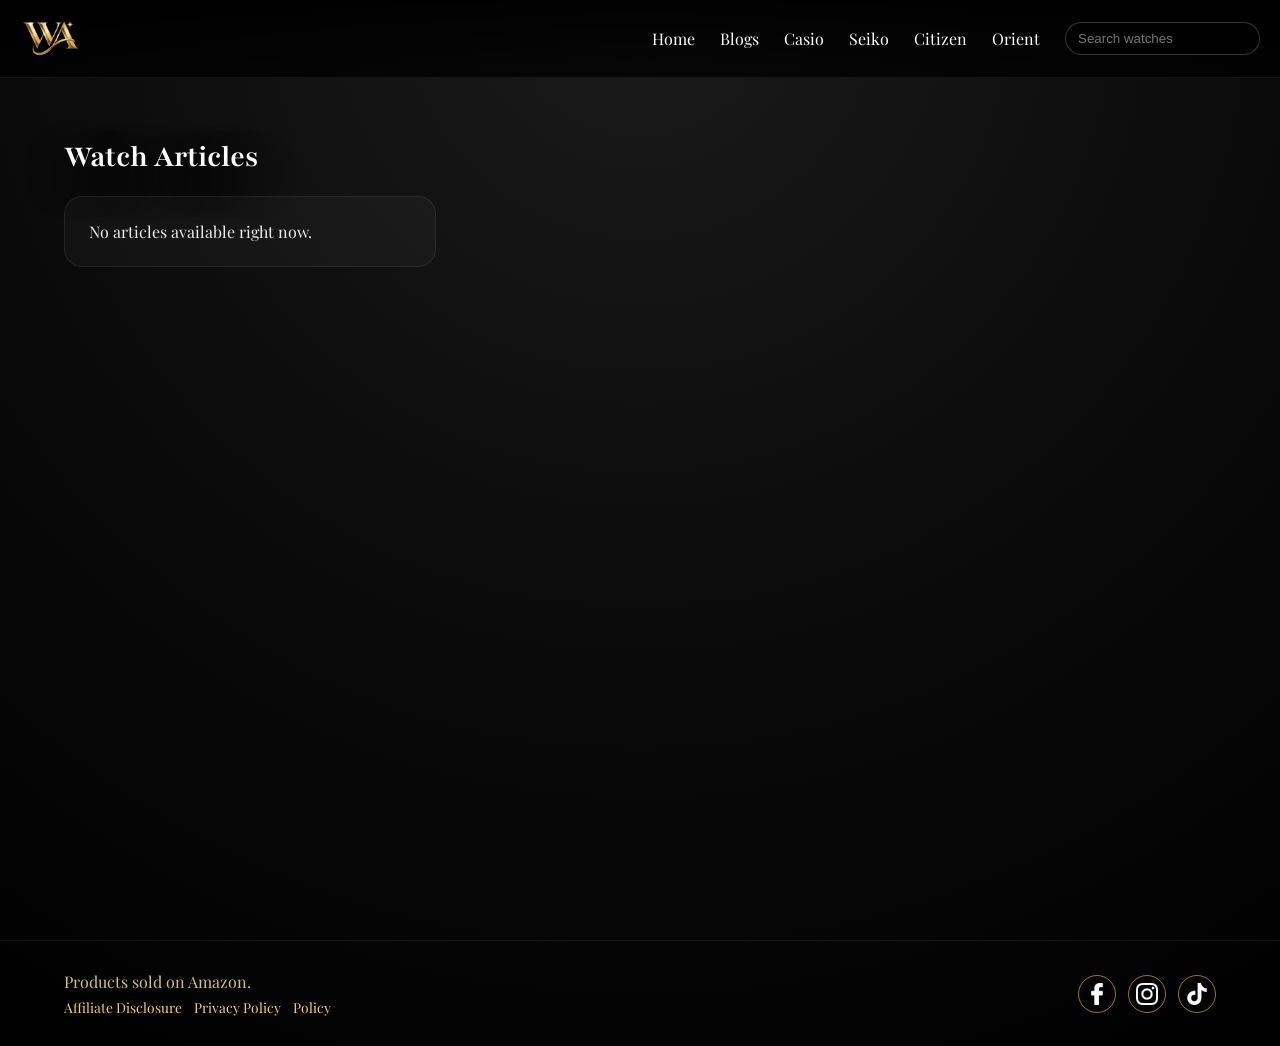
<file: blog.html>
﻿<!DOCTYPE html>
<html lang="en">
<head>
  <meta charset="UTF-8" />
  <meta name="viewport" content="width=device-width, initial-scale=1.0"/>
  <title>Watch Articles - Watch Atlas</title>
  <meta name="description" content="Read watch articles from top publications through the Watch Atlas blog feed and discover fresh watch news.">
  <meta name="robots" content="index,follow,max-image-preview:large">
  <link rel="canonical" href="https://watchatlas.github.io/blog.html">
  <meta property="og:type" content="website">
  <meta property="og:site_name" content="Watch Atlas">
  <meta property="og:title" content="Watch Articles - Watch Atlas">
  <meta property="og:description" content="Read watch articles from top publications through the Watch Atlas blog feed and discover fresh watch news.">
  <meta property="og:url" content="https://watchatlas.github.io/blog.html">
  <meta property="og:image" content="https://watchatlas.github.io/photos/icons/logo.png">
  <meta name="twitter:card" content="summary_large_image">
  <meta name="twitter:title" content="Watch Articles - Watch Atlas">
  <meta name="twitter:description" content="Read watch articles from top publications through the Watch Atlas blog feed and discover fresh watch news.">
  <meta name="twitter:image" content="https://watchatlas.github.io/photos/icons/logo.png">
  <link rel="stylesheet" href="style.css">
  <link rel="icon" type="image/png" href="photos/icons/navbar.png">
</head>
<body>
<header class="navbar">
  <div class="logo"><img src="photos/icons/navbar.png" alt="Watch Atlas"></div>

  <nav>
    <ul class="nav-links">
      <li><a href="index.html">Home</a></li>
      <li><a href="blog.html">Blogs</a></li>
      <li><a href="casio.html">Casio</a></li>
      <li><a href="seiko.html">Seiko</a></li>
      <li><a href="citizen.html">Citizen</a></li>
      <li><a href="orient.html">Orient</a></li>
      <li class="nav-search">
        <input id="search-input" type="search" placeholder="Search watches">
      </li>
    </ul>
  </nav>

  <div class="menu-toggle" id="menu-toggle">&#9776;</div>
</header>

<main class="blog-page">
  <h1 class="headerpagemid reveal-on-scroll" style="text-align:left;color:#fff;">Watch Articles</h1>
  <section class="blog-page-grid reveal-on-scroll" data-delay="80" id="blog-page-grid">
    <article class="blog-slide is-loading">
      <p>Loading watch articles...</p>
    </article>
  </section>
  <div class="blog-page-actions reveal-on-scroll" data-delay="120">
    <button id="load-more-blogs" class="blog-more-button" type="button">Load More</button>
  </div>
</main>

<footer class="site-footer">
  <div class="footer-meta">
    <p>Products sold on Amazon.</p>
    <div class="footer-legal">
      <a href="policy.html#affiliate-disclosure">Affiliate Disclosure</a>
      <a href="policy.html#privacy-policy">Privacy Policy</a>
      <a href="policy.html">Policy</a>
    </div>
  </div>
  <div class="footer-socials">
        <a href="https://www.facebook.com/share/1L7Hvgf6cm/?mibextid=LQQJ4d" target="_blank" rel="noopener" aria-label="Facebook"><img src="photos/icons/facebook.png" alt="Facebook"></a>
<a href="https://instagram.com/watch.at1as" target="_blank" rel="noopener" aria-label="Instagram"><img src="photos/icons/instagram-white-icon.png" alt="Instagram"></a>
    <a href="https://www.tiktok.com/@watch_atlas" target="_blank" rel="noopener" aria-label="TikTok"><img src="photos/icons/tiktok-simplified-white-icon.png" alt="TikTok"></a>
  </div>
</footer>

<script src="blog.js"></script>
</body>
</html>
</file>
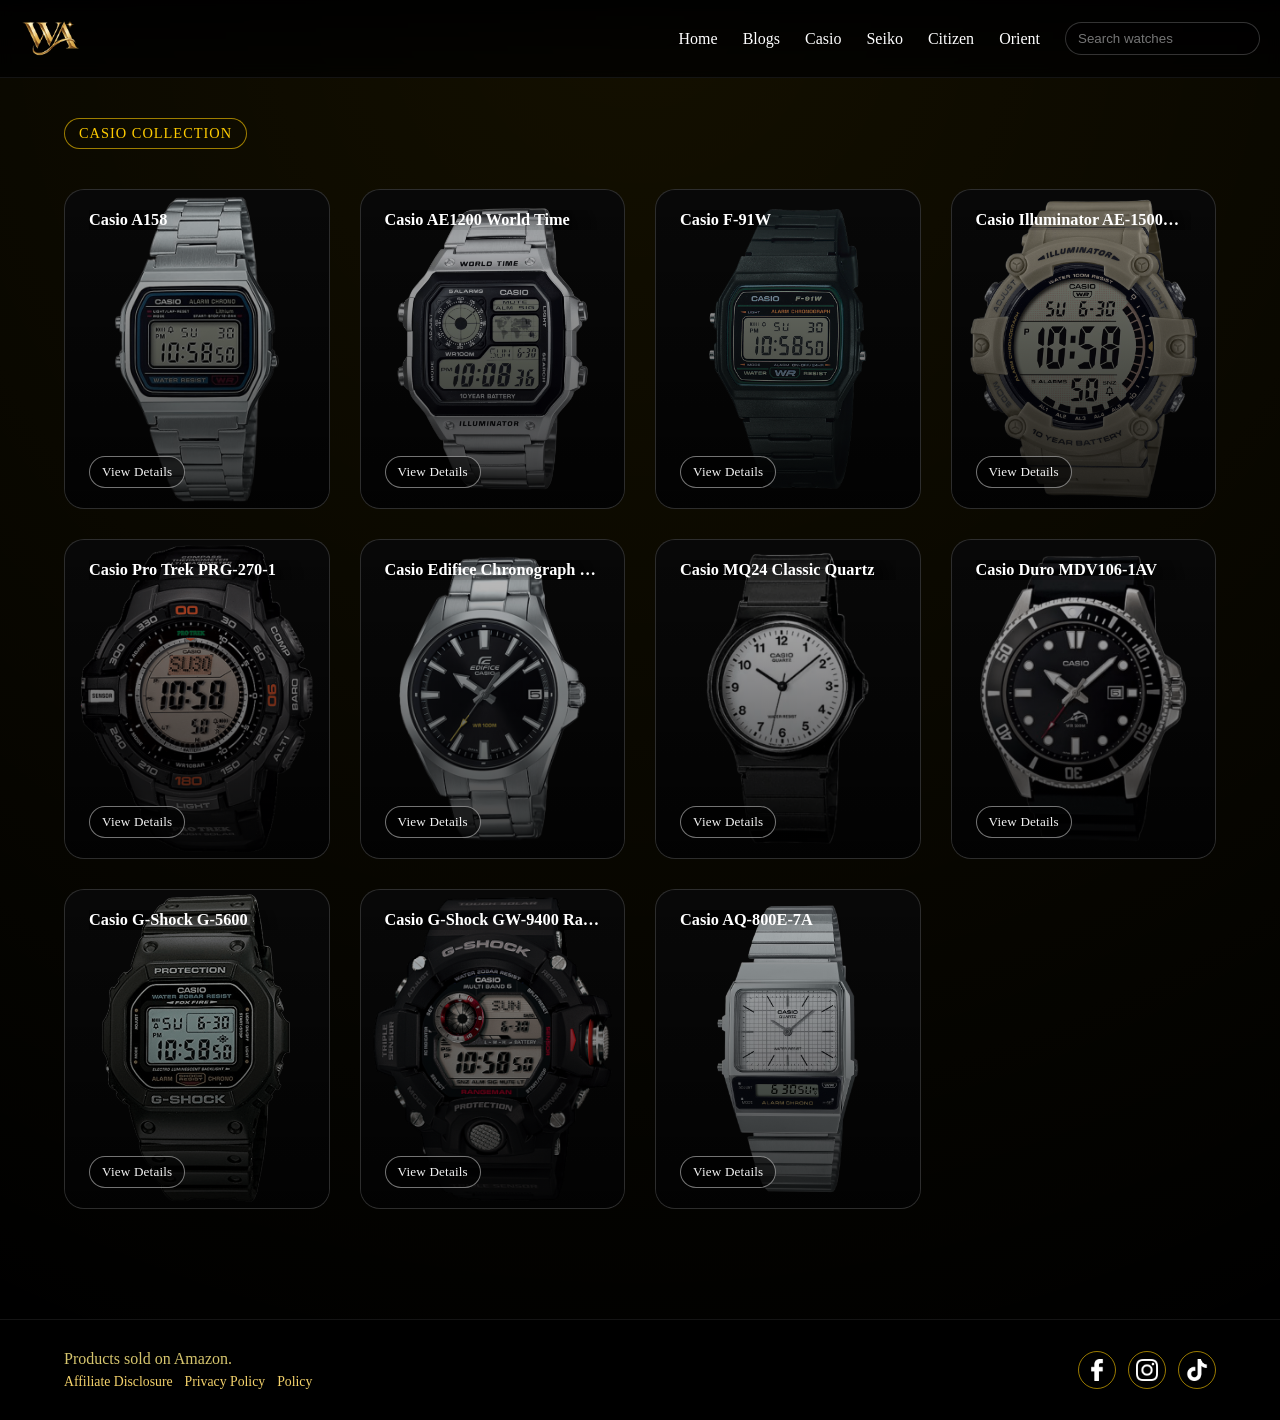
<file: casio.html>
﻿<!DOCTYPE html>
<html lang="en">
<head>
  <meta charset="UTF-8" />
  <meta name="viewport" content="width=device-width, initial-scale=1.0"/>
  <title>Casio Collection - Watch Atlas</title>
  <meta name="description" content="Browse the Watch Atlas Casio collection including digital classics, G-Shock models, and everyday quartz watches.">
  <meta name="robots" content="index,follow,max-image-preview:large">
  <link rel="canonical" href="https://watchatlas.github.io/casio.html">
  <meta property="og:type" content="website">
  <meta property="og:site_name" content="Watch Atlas">
  <meta property="og:title" content="Casio Collection - Watch Atlas">
  <meta property="og:description" content="Browse the Watch Atlas Casio collection including digital classics, G-Shock models, and everyday quartz watches.">
  <meta property="og:url" content="https://watchatlas.github.io/casio.html">
  <meta property="og:image" content="https://watchatlas.github.io/photos/icons/logo.png">
  <meta name="twitter:card" content="summary_large_image">
  <meta name="twitter:title" content="Casio Collection - Watch Atlas">
  <meta name="twitter:description" content="Browse the Watch Atlas Casio collection including digital classics, G-Shock models, and everyday quartz watches.">
  <meta name="twitter:image" content="https://watchatlas.github.io/photos/icons/logo.png">
  <link rel="stylesheet" href="styles.css">
  <link rel="icon" type="image/png" href="photos/icons/navbar.png">
</head>
<body>

  <!-- Navbar -->
  <nav class="navbar">
    <div class="logo"><img src="photos/icons/navbar.png" alt="Watch Atlas"></div>
    <ul class="nav-links">
      <li><a href="index.html">Home</a></li>
      <li><a href="blog.html">Blogs</a></li>
      <li><a href="casio.html">Casio</a></li>
      <li><a href="seiko.html">Seiko</a></li>
      <li><a href="citizen.html">Citizen</a></li>
      <li><a href="orient.html">Orient</a></li>
      <li class="nav-search">
        <input id="search-input" type="search" placeholder="Search watches">
      </li>
    </ul>
    <div class="menu-toggle" id="menu-toggle">&#9776;</div>
  </nav>

  <!-- Main Section -->
  <section class="watch-section">
    <div class="section-header">
      <span class="collection-tag">Casio Collection</span>
    </div>

    <!-- Container for cards -->
    <div class="cards" id="casio-cards">
      <!-- Cards will be injected by otherpage.js -->
    </div>
  </section>

  <!-- Include the universal JS -->
  <script src="otherpage.js"></script>
  <footer class="site-footer">
  <div class="footer-meta">
    <p>Products sold on Amazon.</p>
    <div class="footer-legal">
      <a href="policy.html#affiliate-disclosure">Affiliate Disclosure</a>
      <a href="policy.html#privacy-policy">Privacy Policy</a>
      <a href="policy.html">Policy</a>
    </div>
  </div>
  <div class="footer-socials">
        <a href="https://www.facebook.com/share/1L7Hvgf6cm/?mibextid=LQQJ4d" target="_blank" rel="noopener" aria-label="Facebook"><img src="photos/icons/facebook.png" alt="Facebook"></a>
<a href="https://instagram.com/watch.at1as" target="_blank" rel="noopener" aria-label="Instagram"><img src="photos/icons/instagram-white-icon.png" alt="Instagram"></a>
    <a href="https://www.tiktok.com/@watch_atlas" target="_blank" rel="noopener" aria-label="TikTok"><img src="photos/icons/tiktok-simplified-white-icon.png" alt="TikTok"></a>
  </div>
</footer>
</body>
</html>
</file>
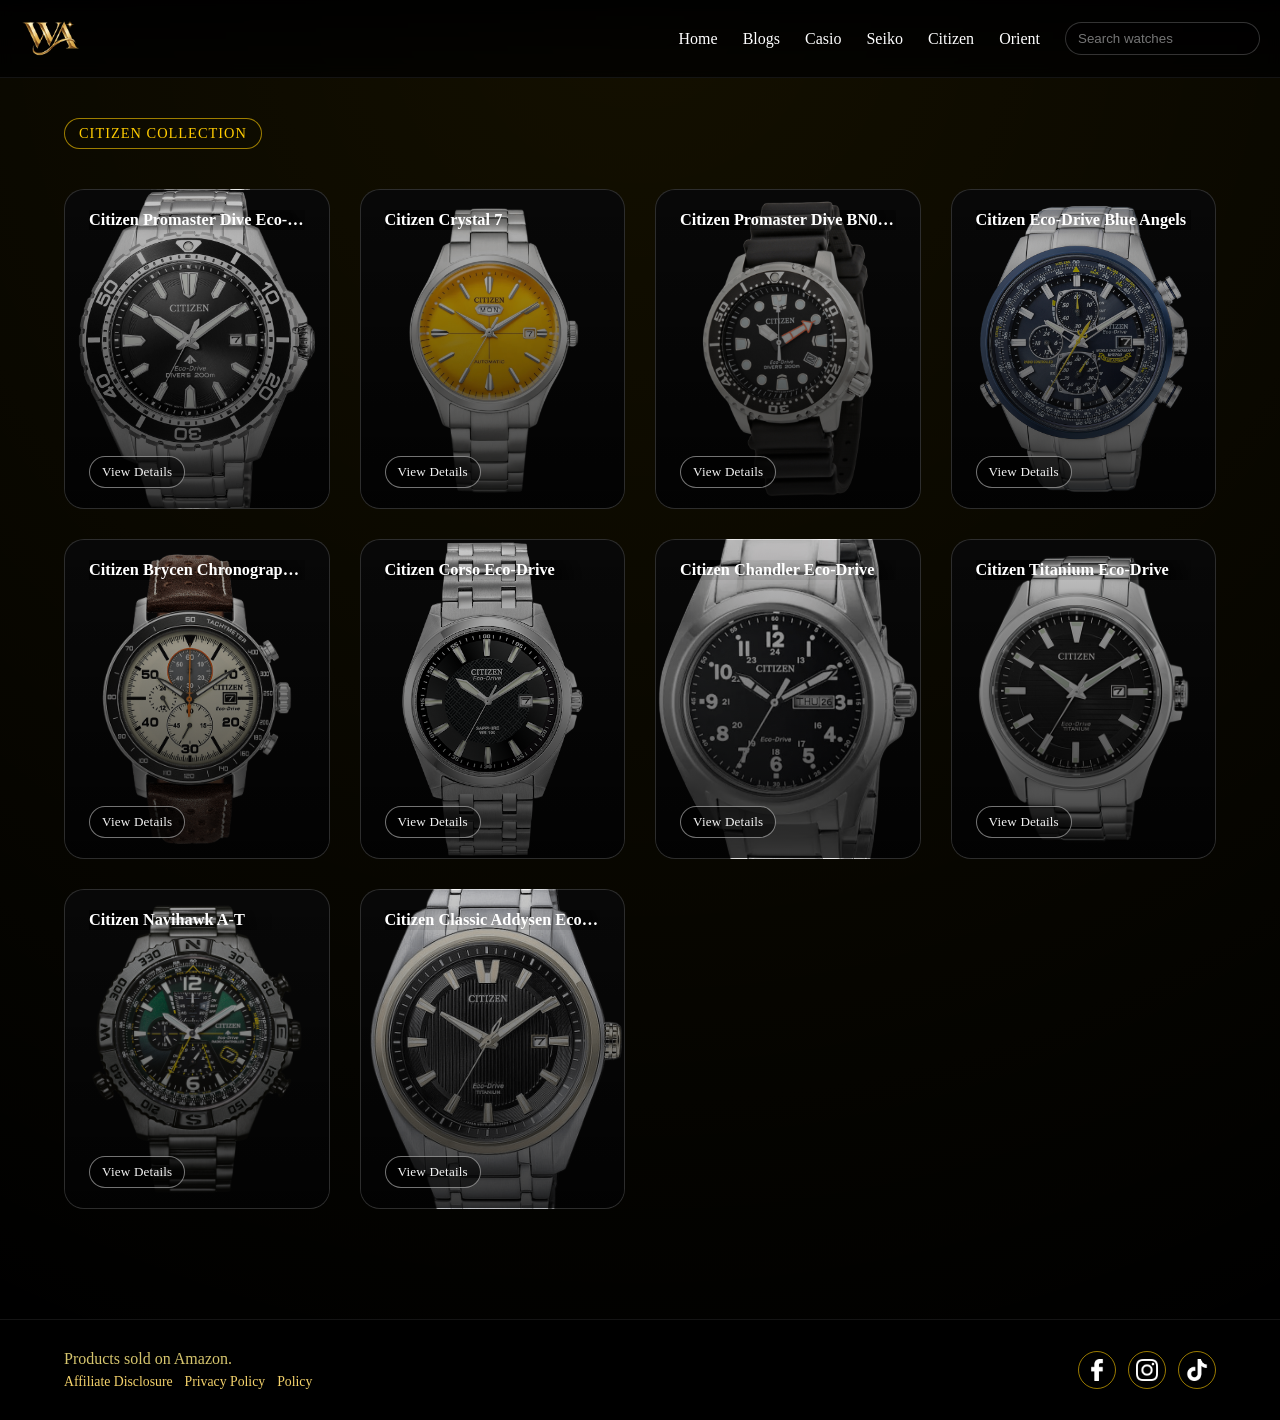
<file: citizen.html>
﻿<!DOCTYPE html>
<html lang="en">
<head>
  <meta charset="UTF-8" />
  <meta name="viewport" content="width=device-width, initial-scale=1.0"/>
  <title>Citizen Collection - Watch Atlas</title>
  <meta name="description" content="Explore Citizen watches on Watch Atlas including Eco-Drive, Promaster, and chronograph models.">
  <meta name="robots" content="index,follow,max-image-preview:large">
  <link rel="canonical" href="https://watchatlas.github.io/citizen.html">
  <meta property="og:type" content="website">
  <meta property="og:site_name" content="Watch Atlas">
  <meta property="og:title" content="Citizen Collection - Watch Atlas">
  <meta property="og:description" content="Explore Citizen watches on Watch Atlas including Eco-Drive, Promaster, and chronograph models.">
  <meta property="og:url" content="https://watchatlas.github.io/citizen.html">
  <meta property="og:image" content="https://watchatlas.github.io/photos/icons/logo.png">
  <meta name="twitter:card" content="summary_large_image">
  <meta name="twitter:title" content="Citizen Collection - Watch Atlas">
  <meta name="twitter:description" content="Explore Citizen watches on Watch Atlas including Eco-Drive, Promaster, and chronograph models.">
  <meta name="twitter:image" content="https://watchatlas.github.io/photos/icons/logo.png">
  <link rel="stylesheet" href="styles.css">
  <link rel="icon" type="image/png" href="photos/icons/navbar.png">
</head>
<body>

  <!-- Navbar -->
  <nav class="navbar">
    <div class="logo"><img src="photos/icons/navbar.png" alt="Watch Atlas"></div>
    <ul class="nav-links">
      <li><a href="index.html">Home</a></li>
      <li><a href="blog.html">Blogs</a></li>
      <li><a href="casio.html">Casio</a></li>
      <li><a href="seiko.html">Seiko</a></li>
      <li><a href="citizen.html">Citizen</a></li>
      <li><a href="orient.html">Orient</a></li>
      <li class="nav-search">
        <input id="search-input" type="search" placeholder="Search watches">
      </li>
    </ul>
    <div class="menu-toggle" id="menu-toggle">&#9776;</div>
  </nav>

  <!-- Main Section -->
  <section class="watch-section">
    <div class="section-header">
      <span class="collection-tag">Citizen Collection</span>
    </div>

    <!-- Container for cards -->
    <div class="cards" id="citizen-cards">
      <!-- Cards will be injected by otherpage.js -->
    </div>
  </section>

  <!-- Include the universal JS -->
  <script src="otherpage.js"></script>
  <footer class="site-footer">
  <div class="footer-meta">
    <p>Products sold on Amazon.</p>
    <div class="footer-legal">
      <a href="policy.html#affiliate-disclosure">Affiliate Disclosure</a>
      <a href="policy.html#privacy-policy">Privacy Policy</a>
      <a href="policy.html">Policy</a>
    </div>
  </div>
  <div class="footer-socials">
        <a href="https://www.facebook.com/share/1L7Hvgf6cm/?mibextid=LQQJ4d" target="_blank" rel="noopener" aria-label="Facebook"><img src="photos/icons/facebook.png" alt="Facebook"></a>
<a href="https://instagram.com/watch.at1as" target="_blank" rel="noopener" aria-label="Instagram"><img src="photos/icons/instagram-white-icon.png" alt="Instagram"></a>
    <a href="https://www.tiktok.com/@watch_atlas" target="_blank" rel="noopener" aria-label="TikTok"><img src="photos/icons/tiktok-simplified-white-icon.png" alt="TikTok"></a>
  </div>
</footer>
</body>
</html>
</file>
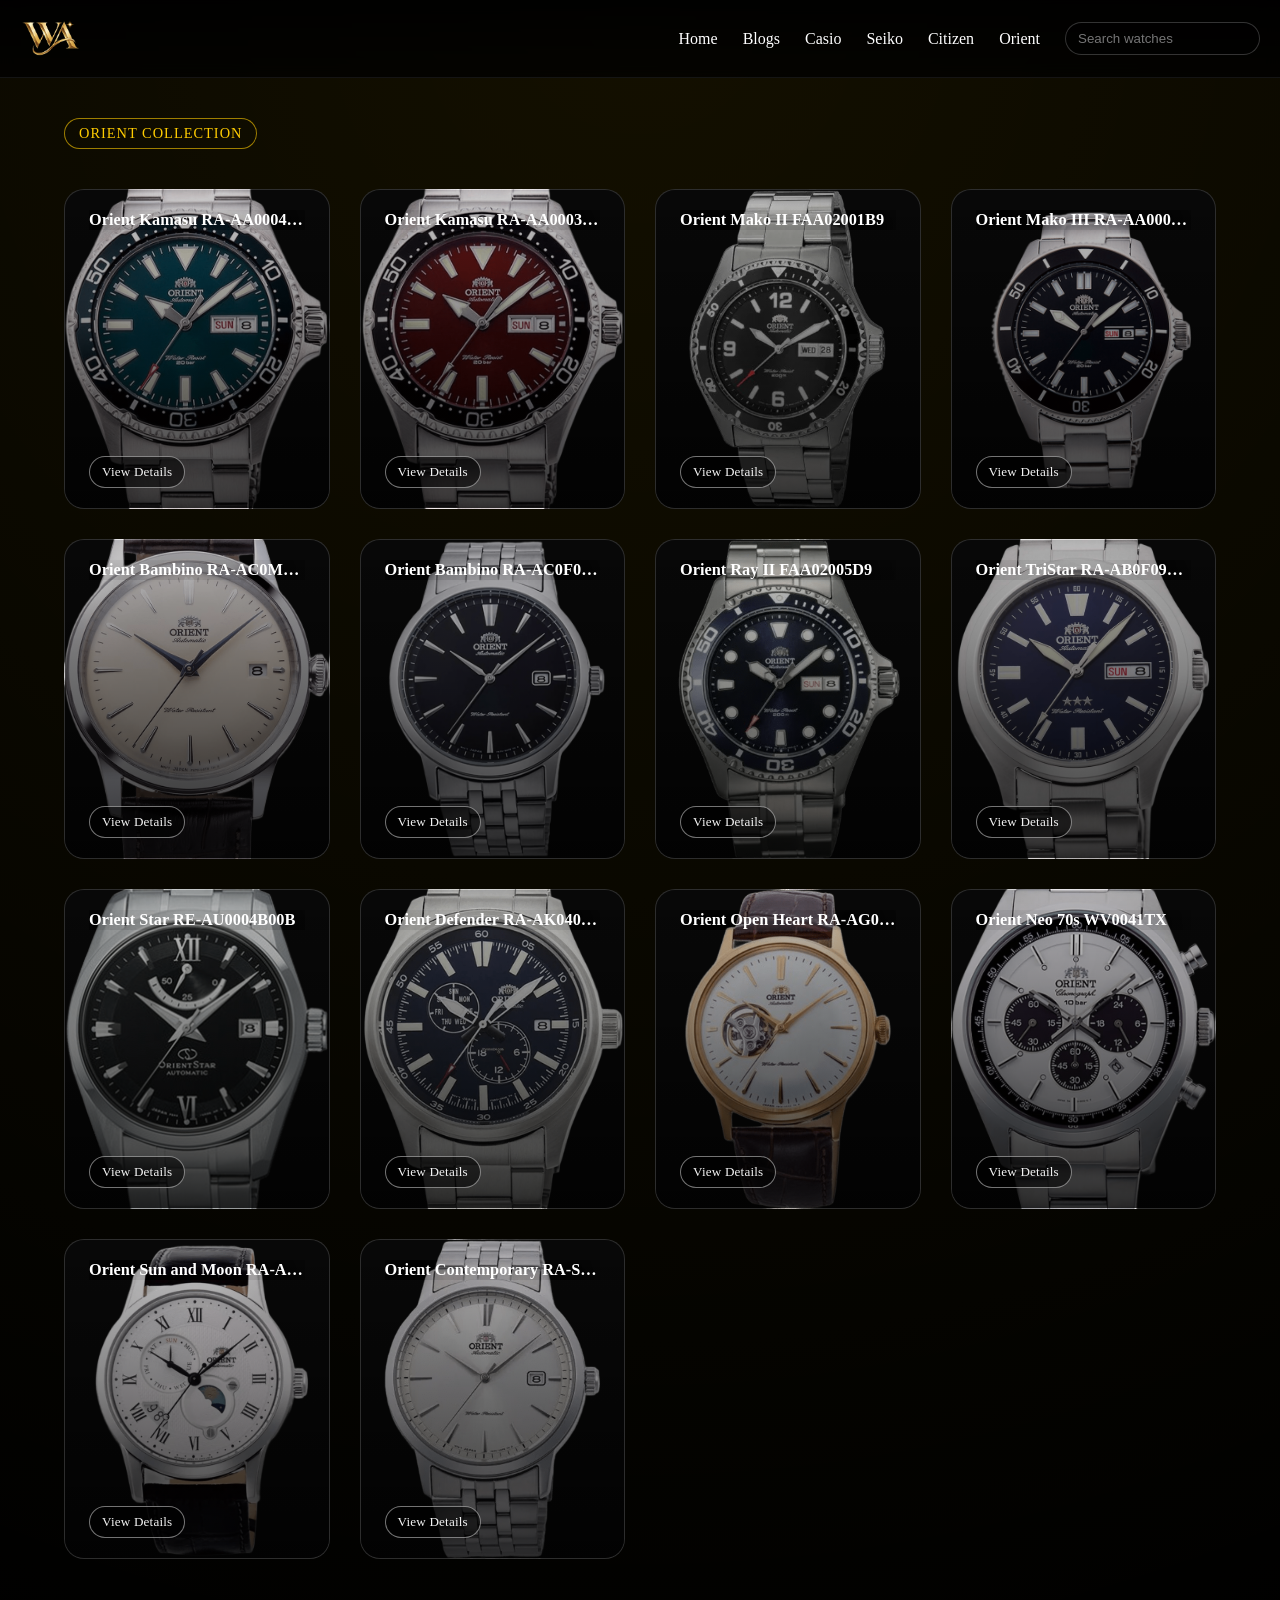
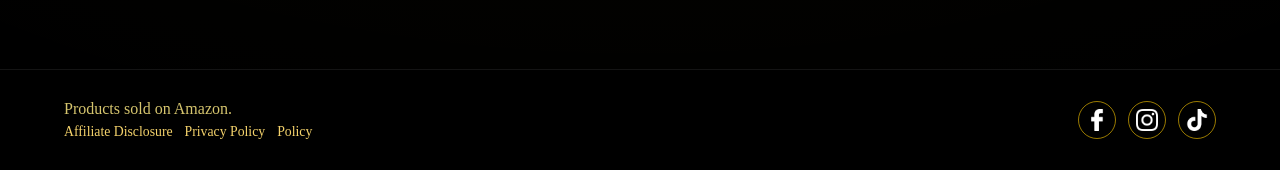
<file: orient.html>
﻿<!DOCTYPE html>
<html lang="en">
<head>
  <meta charset="UTF-8" />
  <meta name="viewport" content="width=device-width, initial-scale=1.0"/>
  <title>Orient Collection - Watch Atlas</title>
  <meta name="description" content="Browse Orient watches on Watch Atlas including Kamasu, Mako, Bambino, and other automatic models.">
  <meta name="robots" content="index,follow,max-image-preview:large">
  <link rel="canonical" href="https://watchatlas.github.io/orient.html">
  <meta property="og:type" content="website">
  <meta property="og:site_name" content="Watch Atlas">
  <meta property="og:title" content="Orient Collection - Watch Atlas">
  <meta property="og:description" content="Browse Orient watches on Watch Atlas including Kamasu, Mako, Bambino, and other automatic models.">
  <meta property="og:url" content="https://watchatlas.github.io/orient.html">
  <meta property="og:image" content="https://watchatlas.github.io/photos/icons/logo.png">
  <meta name="twitter:card" content="summary_large_image">
  <meta name="twitter:title" content="Orient Collection - Watch Atlas">
  <meta name="twitter:description" content="Browse Orient watches on Watch Atlas including Kamasu, Mako, Bambino, and other automatic models.">
  <meta name="twitter:image" content="https://watchatlas.github.io/photos/icons/logo.png">
  <link rel="stylesheet" href="styles.css">
  <link rel="icon" type="image/png" href="photos/icons/navbar.png">
</head>
<body>

  <!-- Navbar -->
  <nav class="navbar">
    <div class="logo"><img src="photos/icons/navbar.png" alt="Watch Atlas"></div>
    <ul class="nav-links">
      <li><a href="index.html">Home</a></li>
      <li><a href="blog.html">Blogs</a></li>
      <li><a href="casio.html">Casio</a></li>
      <li><a href="seiko.html">Seiko</a></li>
      <li><a href="citizen.html">Citizen</a></li>
      <li><a href="orient.html">Orient</a></li>
      <li class="nav-search">
        <input id="search-input" type="search" placeholder="Search watches">
      </li>
    </ul>
    <div class="menu-toggle" id="menu-toggle">&#9776;</div>
  </nav>

  <!-- Main Section -->
  <section class="watch-section">
    <div class="section-header">
      <span class="collection-tag">Orient Collection</span>
    </div>

    <!-- Container for cards -->
    <div class="cards" id="orient-cards">
      <!-- Cards will be injected by otherpage.js -->
    </div>
  </section>

  <!-- Include the universal JS -->
  <script src="otherpage.js"></script>
  <footer class="site-footer">
  <div class="footer-meta">
    <p>Products sold on Amazon.</p>
    <div class="footer-legal">
      <a href="policy.html#affiliate-disclosure">Affiliate Disclosure</a>
      <a href="policy.html#privacy-policy">Privacy Policy</a>
      <a href="policy.html">Policy</a>
    </div>
  </div>
  <div class="footer-socials">
        <a href="https://www.facebook.com/share/1L7Hvgf6cm/?mibextid=LQQJ4d" target="_blank" rel="noopener" aria-label="Facebook"><img src="photos/icons/facebook.png" alt="Facebook"></a>
<a href="https://instagram.com/watch.at1as" target="_blank" rel="noopener" aria-label="Instagram"><img src="photos/icons/instagram-white-icon.png" alt="Instagram"></a>
    <a href="https://www.tiktok.com/@watch_atlas" target="_blank" rel="noopener" aria-label="TikTok"><img src="photos/icons/tiktok-simplified-white-icon.png" alt="TikTok"></a>
  </div>
</footer>
</body>
</html>
</file>
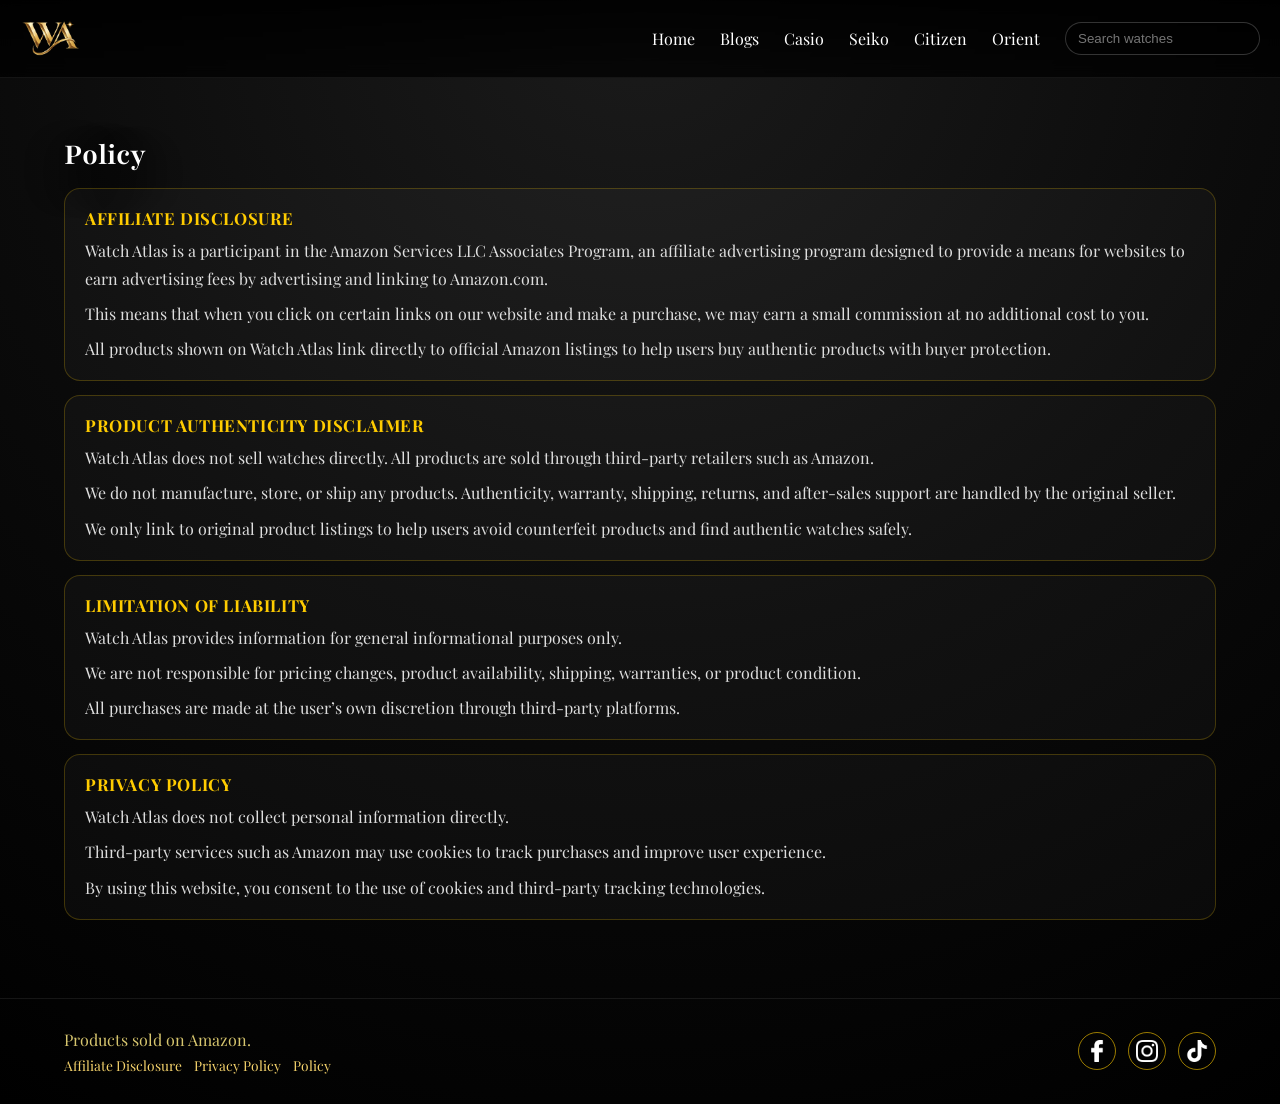
<file: policy.html>
﻿<!DOCTYPE html>
<html lang="en">
<head>
  <meta charset="UTF-8" />
  <meta name="viewport" content="width=device-width, initial-scale=1.0"/>
  <title>Policy - Watch Atlas</title>
  <meta name="description" content="Read Watch Atlas affiliate disclosure, privacy policy, product authenticity notice, and limitation of liability.">
  <meta name="robots" content="index,follow,max-image-preview:large">
  <link rel="canonical" href="https://watchatlas.github.io/policy.html">
  <meta property="og:type" content="website">
  <meta property="og:site_name" content="Watch Atlas">
  <meta property="og:title" content="Policy - Watch Atlas">
  <meta property="og:description" content="Read Watch Atlas affiliate disclosure, privacy policy, product authenticity notice, and limitation of liability.">
  <meta property="og:url" content="https://watchatlas.github.io/policy.html">
  <meta property="og:image" content="https://watchatlas.github.io/photos/icons/logo.png">
  <meta name="twitter:card" content="summary_large_image">
  <meta name="twitter:title" content="Policy - Watch Atlas">
  <meta name="twitter:description" content="Read Watch Atlas affiliate disclosure, privacy policy, product authenticity notice, and limitation of liability.">
  <meta name="twitter:image" content="https://watchatlas.github.io/photos/icons/logo.png">
  <link rel="stylesheet" href="style.css">
  <link rel="icon" type="image/png" href="photos/icons/navbar.png">
</head>
<body>
<header class="navbar">
  <div class="logo"><img src="photos/icons/navbar.png" alt="Watch Atlas"></div>
  <nav>
    <ul class="nav-links">
      <li><a href="index.html">Home</a></li>
      <li><a href="blog.html">Blogs</a></li>
      <li><a href="casio.html">Casio</a></li>
      <li><a href="seiko.html">Seiko</a></li>
      <li><a href="citizen.html">Citizen</a></li>
      <li><a href="orient.html">Orient</a></li>
      <li class="nav-search">
        <input id="search-input" type="search" placeholder="Search watches">
      </li>
    </ul>
  </nav>
  <div class="menu-toggle" id="menu-toggle">&#9776;</div>
</header>

<main class="policy-page">
  <h1 class="headerpagemid">Policy</h1>

  <section class="policy-card" id="affiliate-disclosure">
    <h2>Affiliate Disclosure</h2>
    <p>Watch Atlas is a participant in the Amazon Services LLC Associates Program, an affiliate advertising program designed to provide a means for websites to earn advertising fees by advertising and linking to Amazon.com.</p>
    <p>This means that when you click on certain links on our website and make a purchase, we may earn a small commission at no additional cost to you.</p>
    <p>All products shown on Watch Atlas link directly to official Amazon listings to help users buy authentic products with buyer protection.</p>
  </section>

  <section class="policy-card" id="authenticity-disclaimer">
    <h2>Product Authenticity Disclaimer</h2>
    <p>Watch Atlas does not sell watches directly. All products are sold through third-party retailers such as Amazon.</p>
    <p>We do not manufacture, store, or ship any products. Authenticity, warranty, shipping, returns, and after-sales support are handled by the original seller.</p>
    <p>We only link to original product listings to help users avoid counterfeit products and find authentic watches safely.</p>
  </section>

  <section class="policy-card" id="liability-disclaimer">
    <h2>Limitation of Liability</h2>
    <p>Watch Atlas provides information for general informational purposes only.</p>
    <p>We are not responsible for pricing changes, product availability, shipping, warranties, or product condition.</p>
    <p>All purchases are made at the user’s own discretion through third-party platforms.</p>
  </section>

  <section class="policy-card" id="privacy-policy">
    <h2>Privacy Policy</h2>
    <p>Watch Atlas does not collect personal information directly.</p>
    <p>Third-party services such as Amazon may use cookies to track purchases and improve user experience.</p>
    <p>By using this website, you consent to the use of cookies and third-party tracking technologies.</p>
  </section>
</main>

<footer class="site-footer">
  <div class="footer-meta">
    <p>Products sold on Amazon.</p>
    <div class="footer-legal">
      <a href="policy.html#affiliate-disclosure">Affiliate Disclosure</a>
      <a href="policy.html#privacy-policy">Privacy Policy</a>
      <a href="policy.html">Policy</a>
    </div>
  </div>
  <div class="footer-socials">
        <a href="https://www.facebook.com/share/1L7Hvgf6cm/?mibextid=LQQJ4d" target="_blank" rel="noopener" aria-label="Facebook"><img src="photos/icons/facebook.png" alt="Facebook"></a>
<a href="https://instagram.com/watch.at1as" target="_blank" rel="noopener" aria-label="Instagram"><img src="photos/icons/instagram-white-icon.png" alt="Instagram"></a>
    <a href="https://www.tiktok.com/@watch_atlas" target="_blank" rel="noopener" aria-label="TikTok"><img src="photos/icons/tiktok-simplified-white-icon.png" alt="TikTok"></a>
  </div>
</footer>

<script src="app.js"></script>
</body>
</html>
</file>
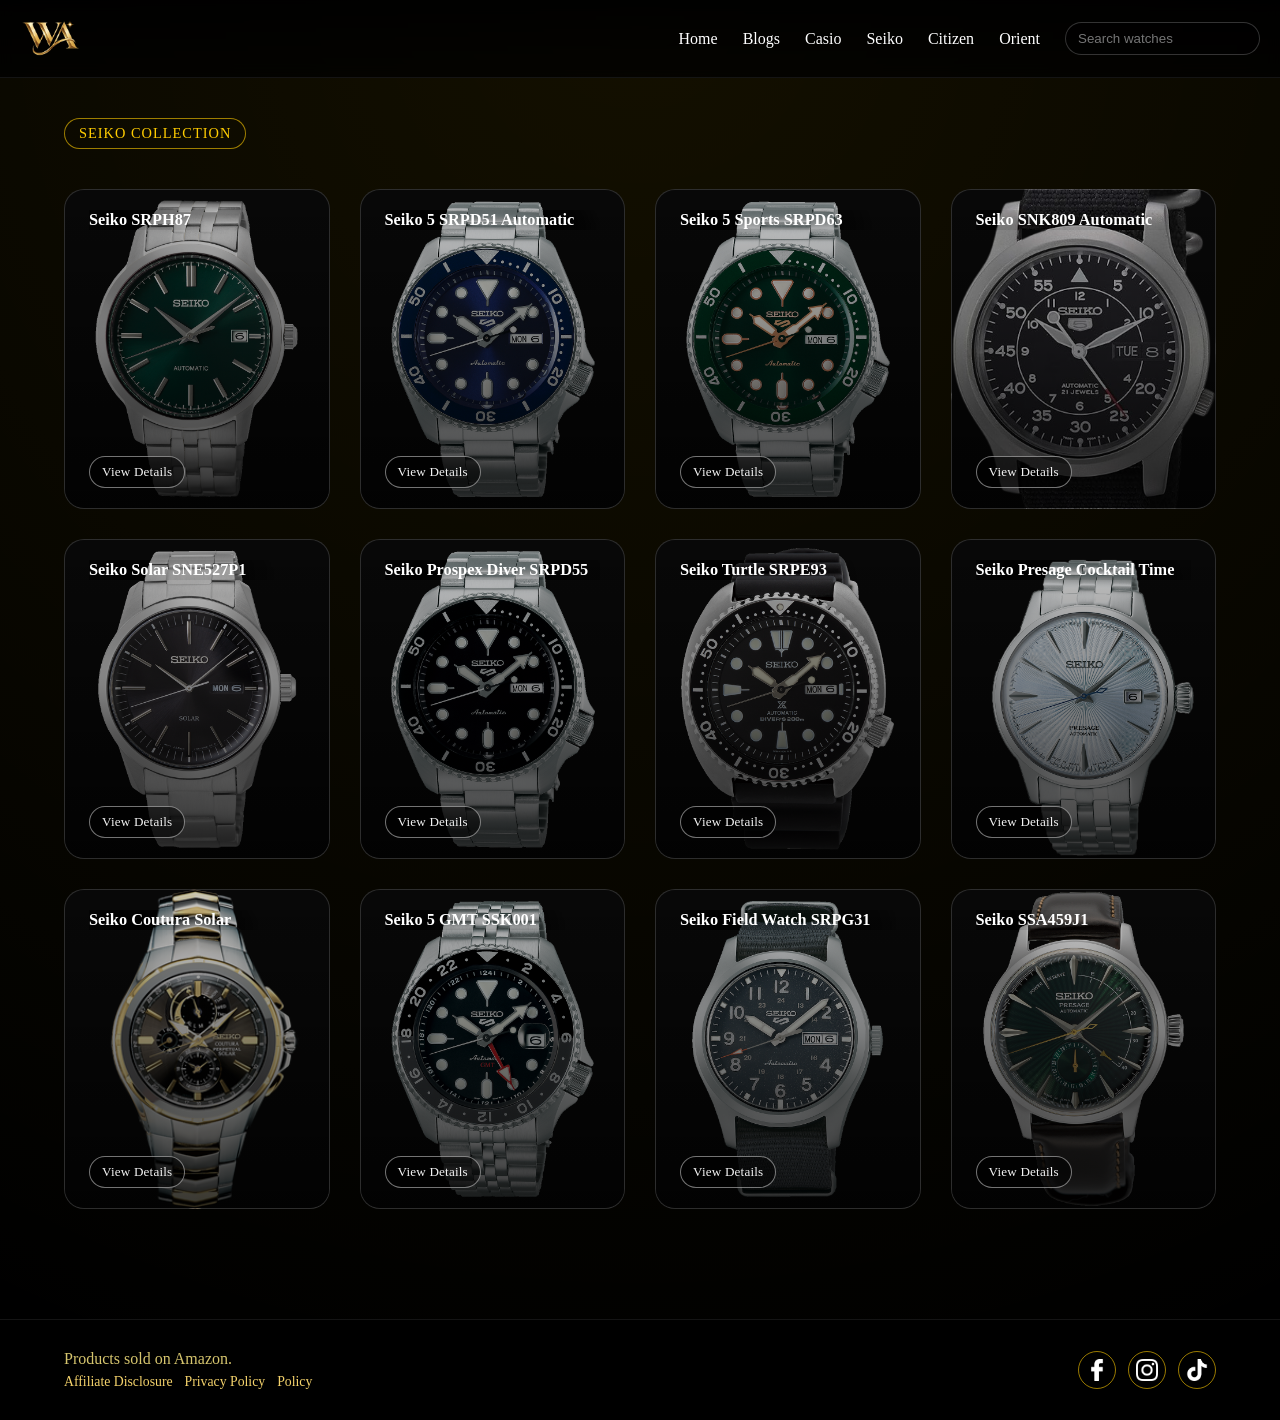
<file: seiko.html>
﻿<!DOCTYPE html>
<html lang="en">
<head>
  <meta charset="UTF-8" />
  <meta name="viewport" content="width=device-width, initial-scale=1.0"/>
  <title>Seiko Collection - Watch Atlas</title>
  <meta name="description" content="Explore Seiko watches on Watch Atlas including Seiko 5, Prospex, Presage, and more automatic and solar models.">
  <meta name="robots" content="index,follow,max-image-preview:large">
  <link rel="canonical" href="https://watchatlas.github.io/seiko.html">
  <meta property="og:type" content="website">
  <meta property="og:site_name" content="Watch Atlas">
  <meta property="og:title" content="Seiko Collection - Watch Atlas">
  <meta property="og:description" content="Explore Seiko watches on Watch Atlas including Seiko 5, Prospex, Presage, and more automatic and solar models.">
  <meta property="og:url" content="https://watchatlas.github.io/seiko.html">
  <meta property="og:image" content="https://watchatlas.github.io/photos/icons/logo.png">
  <meta name="twitter:card" content="summary_large_image">
  <meta name="twitter:title" content="Seiko Collection - Watch Atlas">
  <meta name="twitter:description" content="Explore Seiko watches on Watch Atlas including Seiko 5, Prospex, Presage, and more automatic and solar models.">
  <meta name="twitter:image" content="https://watchatlas.github.io/photos/icons/logo.png">
  <link rel="stylesheet" href="styles.css">
  <link rel="icon" type="image/png" href="photos/icons/navbar.png">
</head>
<body>

  <!-- Navbar -->
  <nav class="navbar">
    <div class="logo"><img src="photos/icons/navbar.png" alt="Watch Atlas"></div>
    <ul class="nav-links">
      <li><a href="index.html">Home</a></li>
      <li><a href="blog.html">Blogs</a></li>
      <li><a href="casio.html">Casio</a></li>
      <li><a href="seiko.html">Seiko</a></li>
      <li><a href="citizen.html">Citizen</a></li>
      <li><a href="orient.html">Orient</a></li>
      <li class="nav-search">
        <input id="search-input" type="search" placeholder="Search watches">
      </li>
    </ul>
    <div class="menu-toggle" id="menu-toggle">&#9776;</div>
  </nav>

  <!-- Main Section -->
  <section class="watch-section">
    <div class="section-header">
      <span class="collection-tag">Seiko Collection</span>
    </div>

    <!-- Container for cards -->
    <div class="cards" id="seiko-cards">
      <!-- Cards will be injected by otherpage.js -->
    </div>
  </section>

  <!-- Include the universal JS -->
  <script src="otherpage.js"></script>
  <footer class="site-footer">
  <div class="footer-meta">
    <p>Products sold on Amazon.</p>
    <div class="footer-legal">
      <a href="policy.html#affiliate-disclosure">Affiliate Disclosure</a>
      <a href="policy.html#privacy-policy">Privacy Policy</a>
      <a href="policy.html">Policy</a>
    </div>
  </div>
  <div class="footer-socials">
        <a href="https://www.facebook.com/share/1L7Hvgf6cm/?mibextid=LQQJ4d" target="_blank" rel="noopener" aria-label="Facebook"><img src="photos/icons/facebook.png" alt="Facebook"></a>
<a href="https://instagram.com/watch.at1as" target="_blank" rel="noopener" aria-label="Instagram"><img src="photos/icons/instagram-white-icon.png" alt="Instagram"></a>
    <a href="https://www.tiktok.com/@watch_atlas" target="_blank" rel="noopener" aria-label="TikTok"><img src="photos/icons/tiktok-simplified-white-icon.png" alt="TikTok"></a>
  </div>
</footer>
</body>
</html>
</file>
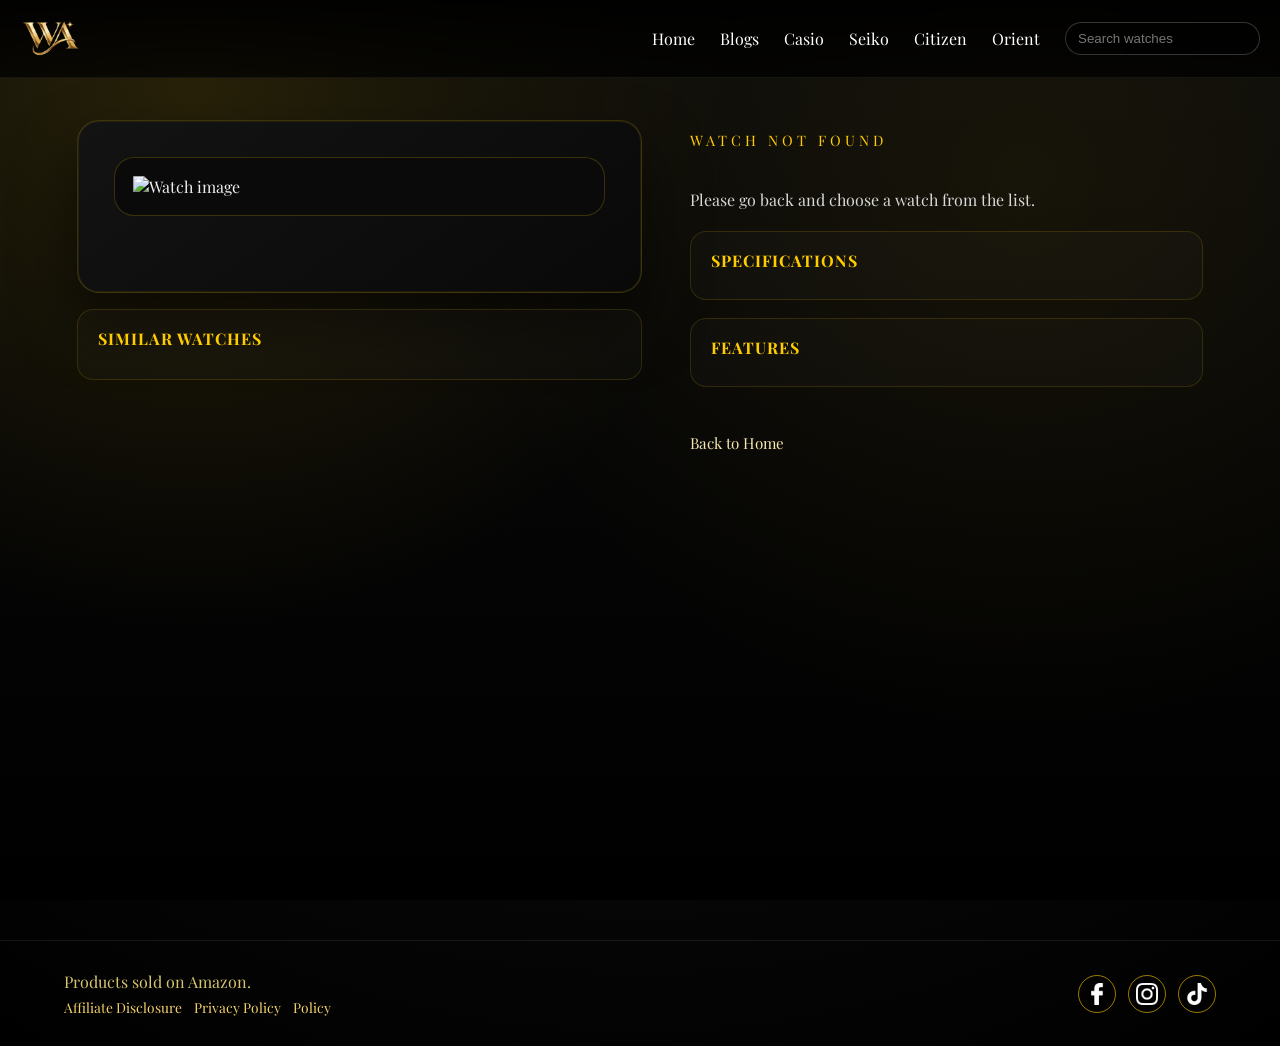
<file: watch.html>
﻿<!DOCTYPE html>
<html lang="en">
<head>
  <meta charset="UTF-8" />
  <meta name="viewport" content="width=device-width, initial-scale=1.0"/>
  <title>Watch Details - Watch Atlas</title>
  <meta name="description" content="View detailed watch specifications, features, gallery photos, and direct purchase links on Watch Atlas.">
  <meta name="robots" content="index,follow,max-image-preview:large">
  <link rel="canonical" href="https://watchatlas.github.io/watch.html">
  <meta property="og:type" content="website">
  <meta property="og:site_name" content="Watch Atlas">
  <meta property="og:title" content="Watch Details - Watch Atlas">
  <meta property="og:description" content="View detailed watch specifications, features, gallery photos, and direct purchase links on Watch Atlas.">
  <meta property="og:url" content="https://watchatlas.github.io/watch.html">
  <meta property="og:image" content="https://watchatlas.github.io/photos/icons/logo.png">
  <meta name="twitter:card" content="summary_large_image">
  <meta name="twitter:title" content="Watch Details - Watch Atlas">
  <meta name="twitter:description" content="View detailed watch specifications, features, gallery photos, and direct purchase links on Watch Atlas.">
  <meta name="twitter:image" content="https://watchatlas.github.io/photos/icons/logo.png">
  <link rel="stylesheet" href="style.css">
  <link rel="icon" type="image/png" href="photos/icons/navbar.png">
</head>
<body>
<header class="navbar">
  <div class="logo"><img src="photos/icons/navbar.png" alt="Watch Atlas"></div>

  <nav>
    <ul class="nav-links">
      <li><a href="index.html">Home</a></li>
      <li><a href="blog.html">Blogs</a></li>
      <li><a href="casio.html">Casio</a></li>
      <li><a href="seiko.html">Seiko</a></li>
      <li><a href="citizen.html">Citizen</a></li>
      <li><a href="orient.html">Orient</a></li>
      <li class="nav-search">
        <input id="search-input" type="search" placeholder="Search watches">
      </li>
    </ul>
  </nav>

  <div class="menu-toggle" id="menu-toggle">&#9776;</div>
</header>

<main class="watch-detail">
  <div class="watch-left">
    <div class="watch-detail-media">
      <div class="watch-gallery">
        <img id="watch-image" class="watch-hero" alt="Watch image">
        <div class="watch-thumbs" id="watch-thumbs"></div>
        <div class="watch-dots" id="watch-dots" aria-label="Gallery navigation"></div>
      </div>
    </div>
    <section class="watch-similar">
      <h2>Similar Watches</h2>
      <div class="similar-grid" id="similar-watches"></div>
    </section>
  </div>
  <div class="watch-detail-info">
    <p class="watch-brand" id="watch-brand"></p>
    <h1 id="watch-name"></h1>
    <p class="watch-description" id="watch-description"></p>
    <div class="watch-long-description" id="watch-long-description"></div>
    <div class="watch-specs">
      <h2>Specifications</h2>
      <ul id="watch-specs-list"></ul>
    </div>
    <div class="watch-features">
      <h2>Features</h2>
      <ul id="watch-features-list"></ul>
    </div>
    <div class="watch-meta">
      <span id="watch-price"></span>
    </div>
    <a id="watch-affiliate" class="slide-button" target="_blank" rel="noopener">Check Price</a>
    <a class="back-link" href="index.html">Back to Home</a>
  </div>
</main>

<script src="otherpage.js"></script>
<script src="watch.js"></script>
<footer class="site-footer">
  <div class="footer-meta">
    <p>Products sold on Amazon.</p>
    <div class="footer-legal">
      <a href="policy.html#affiliate-disclosure">Affiliate Disclosure</a>
      <a href="policy.html#privacy-policy">Privacy Policy</a>
      <a href="policy.html">Policy</a>
    </div>
  </div>
  <div class="footer-socials">
        <a href="https://www.facebook.com/share/1L7Hvgf6cm/?mibextid=LQQJ4d" target="_blank" rel="noopener" aria-label="Facebook"><img src="photos/icons/facebook.png" alt="Facebook"></a>
<a href="https://instagram.com/watch.at1as" target="_blank" rel="noopener" aria-label="Instagram"><img src="photos/icons/instagram-white-icon.png" alt="Instagram"></a>
    <a href="https://www.tiktok.com/@watch_atlas" target="_blank" rel="noopener" aria-label="TikTok"><img src="photos/icons/tiktok-simplified-white-icon.png" alt="TikTok"></a>
  </div>
</footer>
</body>
</html>
</file>
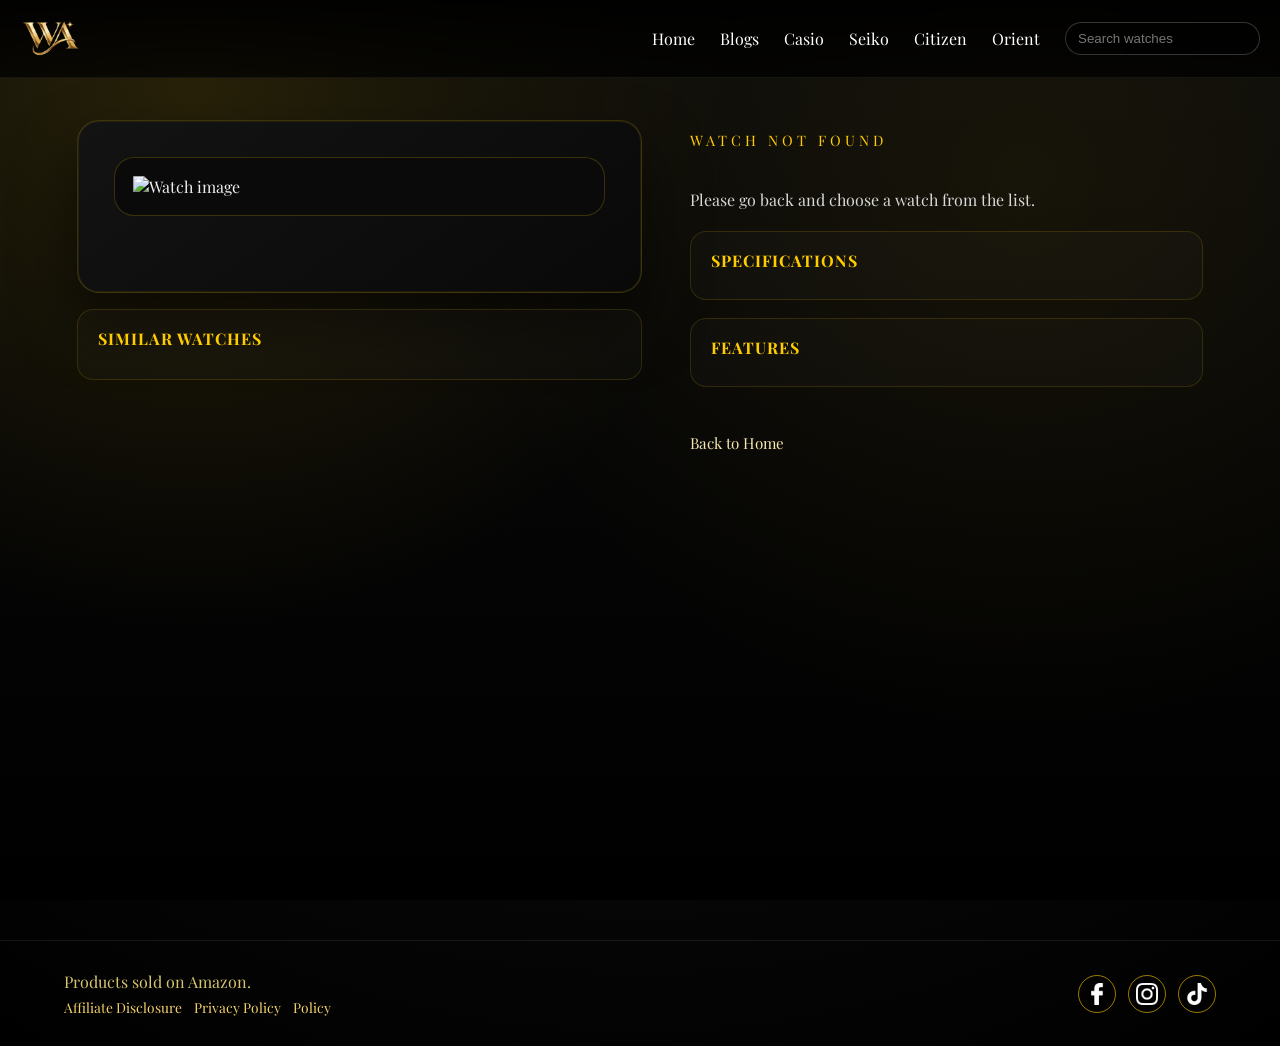
<file: watches.html>
﻿<!DOCTYPE html>
<html lang="en">
<head>
  <meta charset="UTF-8" />
  <meta name="viewport" content="width=device-width, initial-scale=1.0"/>
  <title>Watch Details - Watch Atlas</title>
  <meta name="description" content="View detailed watch specifications, features, gallery photos, and direct purchase links on Watch Atlas.">
  <meta name="robots" content="index,follow,max-image-preview:large">
  <link rel="canonical" href="https://watchatlas.github.io/watches.html">
  <meta property="og:type" content="website">
  <meta property="og:site_name" content="Watch Atlas">
  <meta property="og:title" content="Watch Details - Watch Atlas">
  <meta property="og:description" content="View detailed watch specifications, features, gallery photos, and direct purchase links on Watch Atlas.">
  <meta property="og:url" content="https://watchatlas.github.io/watches.html">
  <meta property="og:image" content="https://watchatlas.github.io/photos/icons/logo.png">
  <meta name="twitter:card" content="summary_large_image">
  <meta name="twitter:title" content="Watch Details - Watch Atlas">
  <meta name="twitter:description" content="View detailed watch specifications, features, gallery photos, and direct purchase links on Watch Atlas.">
  <meta name="twitter:image" content="https://watchatlas.github.io/photos/icons/logo.png">
  <link rel="stylesheet" href="style.css">
  <link rel="icon" type="image/png" href="photos/icons/navbar.png">
</head>
<body>
<header class="navbar">
  <div class="logo"><img src="photos/icons/navbar.png" alt="Watch Atlas"></div>

  <nav>
    <ul class="nav-links">
      <li><a href="index.html">Home</a></li>
      <li><a href="blog.html">Blogs</a></li>
      <li><a href="casio.html">Casio</a></li>
      <li><a href="seiko.html">Seiko</a></li>
      <li><a href="citizen.html">Citizen</a></li>
      <li><a href="orient.html">Orient</a></li>
      <li class="nav-search">
        <input id="search-input" type="search" placeholder="Search watches">
      </li>
    </ul>
  </nav>

  <div class="menu-toggle" id="menu-toggle">&#9776;</div>
</header>

<main class="watch-detail">
  <div class="watch-left">
    <div class="watch-detail-media">
      <div class="watch-gallery">
        <img id="watch-image" class="watch-hero" alt="Watch image">
        <div class="watch-thumbs" id="watch-thumbs"></div>
        <div class="watch-dots" id="watch-dots" aria-label="Gallery navigation"></div>
      </div>
    </div>
    <section class="watch-similar">
      <h2>Similar Watches</h2>
      <div class="similar-grid" id="similar-watches"></div>
    </section>
  </div>
  <div class="watch-detail-info">
    <p class="watch-brand" id="watch-brand"></p>
    <h1 id="watch-name"></h1>
    <p class="watch-description" id="watch-description"></p>
    <div class="watch-long-description" id="watch-long-description"></div>
    <div class="watch-specs">
      <h2>Specifications</h2>
      <ul id="watch-specs-list"></ul>
    </div>
    <div class="watch-features">
      <h2>Features</h2>
      <ul id="watch-features-list"></ul>
    </div>
    <div class="watch-meta">
      <span id="watch-price"></span>
    </div>
    <a id="watch-affiliate" class="slide-button" target="_blank" rel="noopener">Check Price</a>
    <a class="back-link" href="index.html">Back to Home</a>
  </div>
</main>

<script src="otherpage.js"></script>
<script src="watch.js"></script>
<footer class="site-footer">
  <div class="footer-meta">
    <p>Products sold on Amazon.</p>
    <div class="footer-legal">
      <a href="policy.html#affiliate-disclosure">Affiliate Disclosure</a>
      <a href="policy.html#privacy-policy">Privacy Policy</a>
      <a href="policy.html">Policy</a>
    </div>
  </div>
  <div class="footer-socials">
        <a href="https://www.facebook.com/share/1L7Hvgf6cm/?mibextid=LQQJ4d" target="_blank" rel="noopener" aria-label="Facebook"><img src="photos/icons/facebook.png" alt="Facebook"></a>
<a href="https://instagram.com/watch.at1as" target="_blank" rel="noopener" aria-label="Instagram"><img src="photos/icons/instagram-white-icon.png" alt="Instagram"></a>
    <a href="https://www.tiktok.com/@watch_atlas" target="_blank" rel="noopener" aria-label="TikTok"><img src="photos/icons/tiktok-simplified-white-icon.png" alt="TikTok"></a>
  </div>
</footer>
</body>
</html>
</file>
<file: style.css>
﻿@import url('https://fonts.googleapis.com/css2?family=Lavishly+Yours&family=Merriweather:ital,opsz,wght@0,18..144,300..900;1,18..144,300..900&family=Playfair+Display:ital,wght@0,400..900;1,400..900&family=Playfair:ital,opsz,wght@0,5..1200,300..900;1,5..1200,300..900&family=Prompt:ital,wght@1,300&family=SN+Pro:ital,wght@0,200..900;1,200..900&family=Vazirmatn:wght@100..900&display=swap');

/* ===== Reset & Body ===== */
* {
  margin: 0;
  padding: 0;
  box-sizing: border-box;
}

body {
  font-family: 'Playfair Display', serif;
  background: radial-gradient(circle at top, #1b1b1b 0%, #0b0b0b 50%, #000 100%);
  color: #eee;
  overflow-x: hidden;
}

/* ===== Navbar ===== */
.navbar {
  position: fixed;
  top: 0;
  width: 100%;
  height: 78px;
  background: linear-gradient(180deg, rgba(0, 0, 0, 0.92) 0%, rgba(0, 0, 0, 0.72) 100%);
  display: flex;
  justify-content: space-between;
  align-items: center;
  padding: 0 20px;
  z-index: 200;
  border-bottom: 1px solid rgba(255, 255, 255, 0.08);
  backdrop-filter: blur(8px);
}

.navbar .logo {
  display: flex;
  align-items: center;
  background: transparent;
  border: 0;
  box-shadow: none;
}

.navbar .logo img {
  height: 44px;
  width: auto;
  display: block;
  background: transparent;
  border: 0;
  box-shadow: none;
}

.navbar nav ul {
  display: flex;
  list-style: none;
  gap: 25px;
  align-items: center;
}

.navbar nav ul li a {
  text-decoration: none;
  color: #fff;
  font-size: 1rem;
  transition: 0.3s;
}

.navbar nav ul li a:hover {
  color: #ffcc00;
}

.menu-toggle {
  display: none;
  font-size: 2rem;
  cursor: pointer;
}

.nav-search {
  display: flex;
  gap: 8px;
  align-items: center;
  position: relative;
}

.nav-search input {
  padding: 8px 12px;
  border-radius: 20px;
  border: 1px solid rgba(255, 255, 255, 0.2);
  background: rgba(0, 0, 0, 0.5);
  color: #fff;
  outline: none;
  min-width: 160px;
}

.nav-search button {
  padding: 8px 14px;
  border-radius: 20px;
  border: 1px solid #ffcc00;
  background: transparent;
  color: #ffcc00;
  font-weight: 600;
  cursor: pointer;
  transition: 0.3s;
}

.nav-search button:hover {
  background: #ffcc00;
  color: #000;
}

.search-results {
  position: absolute;
  top: 110%;
  right: 0;
  left: auto;
  width: min(420px, calc(100vw - 24px));
  background: rgba(8, 8, 8, 0.97);
  border: 1px solid rgba(255, 255, 255, 0.16);
  border-radius: 16px;
  display: none;
  flex-direction: column;
  z-index: 9999;
  max-height: 420px;
  overflow-y: auto;
  box-shadow: 0 24px 55px rgba(0, 0, 0, 0.52);
  backdrop-filter: blur(8px);
  padding: 8px;
  transform: translateX(-18px);
}

.search-results.show {
  display: flex;
}

.search-result {
  padding: 10px;
  text-decoration: none;
  color: #fff;
  display: grid;
  grid-template-columns: 56px 1fr;
  align-items: center;
  gap: 12px;
  border-bottom: 1px solid rgba(255, 255, 255, 0.06);
  border-radius: 12px;
}

.search-result:last-child {
  border-bottom: none;
}

.search-result:hover {
  background: rgba(255, 204, 0, 0.12);
}

.result-thumb-wrap {
  width: 56px;
  height: 56px;
  border-radius: 12px;
  background: rgba(255, 255, 255, 0.04);
  border: 1px solid rgba(255, 255, 255, 0.12);
  display: flex;
  align-items: center;
  justify-content: center;
  overflow: hidden;
}

.result-thumb {
  width: 100%;
  height: 100%;
  object-fit: contain;
  display: block;
}

.result-thumb-fallback {
  width: 22px;
  height: 26px;
  border-radius: 999px;
  background: rgba(255, 204, 0, 0.65);
}

.result-meta {
  display: flex;
  flex-direction: column;
  gap: 4px;
  min-width: 0;
}

.result-name {
  font-weight: 600;
  white-space: nowrap;
  overflow: hidden;
  text-overflow: ellipsis;
}

.result-brand {
  font-size: 0.85rem;
  color: #d6c56e;
}

/* ===== Slider ===== */
.slider {
  height: 60vh;
  position: relative;
  overflow: hidden;
  background: linear-gradient(-45deg, #1d1d1d, #0b0b0b, #242424, #000000);
  background-size: 400% 400%;
  animation: sliderBackground 12s ease infinite;
  margin-top: 78px; /* Push slider below navbar */
}

@keyframes sliderBackground {
  0% { background-position: 0% 50%; }
  50% { background-position: 100% 50%; }
  100% { background-position: 0% 50%; }
}

.slider .list {
  height: 100%;
  width: 100%;
  position: relative;
}

.slider .list .item {
  position: absolute;
  inset: 0;
  opacity: 0;
  transition: opacity 1s ease, transform 1s ease;
  z-index: 1;
  display: flex;
  align-items: center;
  justify-content: center;
  transform: scale(1.05);
}

.slider .list .item.active {
  opacity: 1;
  z-index: 2;
  transform: scale(1);
}

.slider .list .item img {
  width: 100%;
  height: 100%;
  object-fit: contain;
  position: absolute;
  inset: 0;
  z-index: 0;
  border-radius: 0;
  border: none;
  background: transparent;
  box-shadow: 0 10px 30px rgba(0,0,0,0.5);
  filter: grayscale(15%) brightness(105%);
}

.slider .list .item .content {
  position: absolute;
  left: 10%;
  top: 20%;
  width: 500px;
  max-width: 80%;
  z-index: 2;
}

.slider .list .item .content p:first-child {
  text-transform: uppercase;
  letter-spacing: 10px;
  margin-bottom: 10px;
}

.slider .list .item .content h2 {
  font-size: 100px;
  margin-bottom: 10px;
  text-shadow: 0 20px 40px rgba(0, 0, 0, 0.5);
}

.slider .list .item .content p:last-child {
  font-size: 1.2rem;
  line-height: 1.5;
}

/* ===== Arrows ===== */
.arrows {
  position: absolute;
  top: 50%;
  width: 100%;
  display: flex;
  justify-content: space-between;
  padding: 0 20px;
  z-index: 100;
  pointer-events: none;
}

.arrows button {
  background-color: rgba(255,255,255,0.2);
  border: none;
  font-family: monospace;
  width: 50px;
  height: 50px;
  border-radius: 50%;
  font-size: 2rem;
  color: #fff;
  cursor: pointer;
  pointer-events: auto;
  transition: 0.3s;
  border: 1px solid rgba(255, 255, 255, 0.2);
}

.arrows button:hover {
  background-color: #fff;
  color: #000;
}

/* ===== Scroll Indicator ===== */
.scroll-indicator {
  position: absolute;
  bottom: 10px;
  left: 50%;
  transform: translateX(-50%);
  animation: floatDown 2s infinite ease-in-out;
}

.scroll-indicator img {
  width: 15px;
  height: auto;
  opacity: 0.8;
}

@keyframes floatDown {
  0%, 100% { transform: translate(-50%, 0); }
  50% { transform: translate(-50%, 10px); }
}

/* ===== Section & Cards ===== */
.section-container {
  display: flex;
  justify-content: center;
  align-items: center;
  height: 100vh;
}

.sec {
  width: 100%;
  min-height: 420px;
  height: auto;
  padding: 40px 5%;
  box-sizing: border-box;
  background: linear-gradient(180deg, rgba(0,0,0,0) 0%, rgba(255, 204, 0, 0.05) 100%);
}

.cards {
  display: grid;
  grid-template-columns: repeat(2, 1fr);
  gap: 30px;
  height: auto;
  width: min(100%, 1320px);
  margin: 0 auto;
}

.blog-section .headerpagemid {
  width: min(100%, 1320px);
  margin: 0 auto 18px;
  text-align: left;
  color: #ffffff;
  font-size: clamp(2.2rem, 3.4vw, 3rem);
  text-shadow: 0 12px 30px rgba(0, 0, 0, 0.35);
}

.budget-section {
  width: 100%;
  min-height: 0;
  height: auto;
  padding: 36px 5% 24px;
  background: transparent;
}

.budget-section .headerpagemid {
  margin-bottom: 14px;
}

.budget-heading {
  width: min(100%, 1320px);
  margin: 0 auto 14px;
  display: flex;
  justify-content: flex-start;
}

.collection-tag {
  display: inline-flex;
  align-items: center;
  color: #ffcc00;
  border: 1px solid rgba(255, 204, 0, 0.75);
  border-radius: 999px;
  padding: 7px 16px;
  font-size: 0.95rem;
  letter-spacing: 0.8px;
  text-transform: uppercase;
  background: rgba(0, 0, 0, 0.28);
  font-weight: 600;
}

.budget-filters {
  width: min(100%, 1320px);
  margin: 0 auto 16px;
  display: flex;
  flex-wrap: wrap;
  gap: 10px;
}

.budget-chip {
  border: 1px solid rgba(255, 255, 255, 0.25);
  color: #ececec;
  background: rgba(255, 255, 255, 0.02);
  padding: 8px 14px;
  border-radius: 999px;
  cursor: pointer;
  font-size: 0.88rem;
  transition: 0.2s ease;
}

.budget-chip:hover {
  border-color: rgba(255, 204, 0, 0.75);
  color: #ffcc00;
}

.budget-chip.active {
  background: #ffcc00;
  color: #000;
  border-color: #ffcc00;
  font-weight: 600;
}

.budget-grid {
  width: min(100%, 1320px);
  margin: 0 auto;
  display: grid;
  grid-template-columns: repeat(4, minmax(0, 1fr));
  gap: 16px;
}

.budget-card {
  position: relative;
  display: block;
  min-height: 210px;
  border-radius: 16px;
  overflow: hidden;
  text-decoration: none;
  color: inherit;
  border: 1px solid rgba(255, 255, 255, 0.08);
  border-bottom-color: transparent;
  background-size: cover;
  background-position: center;
  background-repeat: no-repeat;
  background-color: #0a0a0a;
  transition: transform 0.2s ease, box-shadow 0.2s ease;
}

.budget-card::before {`r`n  content: "";`r`n  position: absolute;`r`n  inset: 0;`r`n  background: linear-gradient(180deg, rgba(255, 204, 0, 0) 58%, rgba(255, 204, 0, 0.18) 100%);`r`n  border-radius: inherit;`r`n  pointer-events: none;`r`n}

.budget-card::after {
  content: none;
}
.budget-card:hover {
  transform: translateY(-4px);
  box-shadow: 0 18px 35px rgba(0, 0, 0, 0.35);
}

.budget-card-content {
  position: relative;
  z-index: 1;
  padding: 14px;
  display: flex;
  flex-direction: column;
  justify-content: flex-end;
  height: 100%;
}

.budget-watch-name {
  font-size: 0.95rem;
  color: #fff;
  line-height: 1.3;
  margin-bottom: 4px;
  text-shadow: 0 2px 8px rgba(0, 0, 0, 0.85);
}

.budget-watch-price {
  color: #f4d26b;
  font-size: 0.9rem;
}

.budget-empty {
  width: min(100%, 1320px);
  margin: 0 auto;
  color: #d8d8d8;
  font-size: 0.95rem;
  border: 1px dashed rgba(255, 255, 255, 0.2);
  border-radius: 14px;
  padding: 16px;
}

.why-section {
  width: 100%;
  min-height: 58vh;
  padding: 36px 5% 28px;
  background: linear-gradient(180deg, rgba(255, 204, 0, 0.02) 0%, rgba(0, 0, 0, 0) 100%);
  display: flex;
  flex-direction: column;
  justify-content: center;
}

.why-grid {
  width: min(100%, 1320px);
  margin: 0 auto;
  display: grid;
  grid-template-columns: repeat(2, minmax(0, 1fr));
  gap: 22px;
}

.why-title {
  width: min(100%, 1320px);
  margin: 0 auto 16px;
  color: #ffffff;
  font-size: 1.9rem;
  font-weight: 700;
  letter-spacing: 0.4px;
}

.why-card {
  background: rgba(255, 255, 255, 0.03);
  border: 1px solid rgba(255, 255, 255, 0.1);
  border-radius: 18px;
  min-height: 200px;
  padding: 26px 22px;
  display: grid;
  align-content: start;
  gap: 12px;
}

.why-card img {
  width: 28px;
  height: 28px;
  object-fit: contain;
}

.why-card h3 {
  font-size: 1.12rem;
  color: #fff;
}

.why-card p {
  font-size: 0.98rem;
  line-height: 1.62;
  color: #d7d7d7;
}

.reveal-on-scroll {
  opacity: 0;
  transform: translateY(18px);
  transition: opacity 0.55s ease, transform 0.55s ease;
}

.reveal-on-scroll.is-visible {
  opacity: 1;
  transform: translateY(0);
}

.blog-slider {
  width: min(100%, 1320px);
  margin: 0 auto;
  display: grid;
  position: relative;
}

.blog-slide {
  grid-area: 1 / 1;
  opacity: 0;
  visibility: hidden;
  pointer-events: none;
  transform: translateY(8px) scale(0.995);
  filter: blur(2px);
  transition: opacity 0.75s cubic-bezier(0.22, 1, 0.36, 1), transform 0.75s cubic-bezier(0.22, 1, 0.36, 1), filter 0.75s ease;
  will-change: opacity, transform, filter;
}

.blog-slide.active,
.blog-slide.is-loading {
  opacity: 1;
  visibility: visible;
  pointer-events: auto;
  transform: translateY(0) scale(1);
  filter: blur(0);
}

.blog-slide.is-loading {
  border: 1px solid rgba(255, 255, 255, 0.08);
  border-radius: 18px;
  background: rgba(255, 255, 255, 0.03);
  padding: 24px;
}

.blog-link {
  display: grid;
  grid-template-columns: 1.2fr 1fr;
  gap: 18px;
  text-decoration: none;
  color: inherit;
  border: 1px solid rgba(255, 255, 255, 0.1);
  border-radius: 18px;
  overflow: hidden;
  background: rgba(8, 8, 8, 0.95);
  box-shadow: 0 20px 40px rgba(0, 0, 0, 0.35);
}

.blog-cover {
  min-height: 300px;
  background-size: cover;
  background-position: center;
  background-repeat: no-repeat;
  background-color: #0a0a0a;
}

.blog-content {
  padding: 22px 20px;
  display: flex;
  flex-direction: column;
  justify-content: center;
  gap: 12px;
}

.blog-source {
  color: #d6c56e;
  text-transform: uppercase;
  letter-spacing: 1.2px;
  font-size: 0.82rem;
}

.blog-title {
  font-size: 1.45rem;
  line-height: 1.3;
  color: #fff;
}

.blog-cta {
  display: inline-flex;
  width: fit-content;
  padding: 8px 12px;
  border-radius: 999px;
  border: 1px solid rgba(255, 204, 0, 0.7);
  color: #ffcc00;
  font-size: 0.88rem;
  font-weight: 600;
  background: transparent;
  transition: background-color 0.28s ease, color 0.28s ease, transform 0.2s ease;
}

.blog-link:hover .blog-cta {
  background: #ffcc00;
  color: #000;
  transform: translateY(-1px);
}

.blog-page-card:hover .blog-cta {
  background: #ffcc00;
  color: #000;
  transform: translateY(-1px);
}

.blog-dots {
  width: min(100%, 1320px);
  margin: 14px auto 0;
  display: flex;
  justify-content: center;
  gap: 10px;
}

.blog-more-wrap {
  width: min(100%, 1320px);
  margin: 18px auto 0;
  display: flex;
  justify-content: center;
}

.blog-more-button {
  display: inline-flex;
  align-items: center;
  justify-content: center;
  text-decoration: none;
  border: 1px solid rgba(255, 204, 0, 0.75);
  color: #ffcc00;
  background: transparent;
  border-radius: 999px;
  padding: 10px 18px;
  font-size: 0.9rem;
  font-weight: 600;
  font-family: inherit;
  line-height: 1;
  cursor: pointer;
  appearance: none;
  transition: background-color 0.25s ease, color 0.25s ease, transform 0.2s ease;
}

.blog-more-button:hover {
  background: #ffcc00;
  color: #000;
  transform: translateY(-1px);
}

.blog-dot {
  width: 8px;
  height: 8px;
  border-radius: 999px;
  border: none;
  background: rgba(255, 255, 255, 0.45);
  cursor: pointer;
  transition: all 0.2s ease;
}

.blog-dot.active {
  width: 20px;
  height: 10px;
  background: #ffcc00;
}

.blog-page {
  padding: 118px 5% 56px;
  min-height: 100vh;
}

.blog-page-grid {
  width: min(100%, 1320px);
  margin: 0 auto;
  display: grid;
  grid-template-columns: repeat(3, minmax(0, 1fr));
  gap: 18px;
}

.blog-page-card {
  text-decoration: none;
  color: inherit;
  border: 1px solid rgba(255, 255, 255, 0.1);
  border-radius: 16px;
  overflow: hidden;
  background: #0a0a0a;
  transition: transform 0.26s ease, box-shadow 0.26s ease, opacity 0.45s ease, filter 0.45s ease;
  will-change: transform, opacity, filter;
}

.blog-page-card:hover {
  transform: translateY(-4px);
  box-shadow: 0 18px 38px rgba(0, 0, 0, 0.45), 0 0 0 1px rgba(255, 204, 0, 0.2) inset;
}

.blog-page-cover {
  width: 100%;
  aspect-ratio: 16 / 10;
  background-size: cover;
  background-position: center;
  background-repeat: no-repeat;
  background-color: #111;
}

.blog-page-content {
  padding: 14px;
  display: grid;
  gap: 8px;
}

.blog-page-title {
  color: #fff;
  font-size: 1rem;
  line-height: 1.4;
}

.blog-page-actions {
  width: min(100%, 1320px);
  margin: 18px auto 0;
  display: flex;
  justify-content: center;
}

@media screen and (min-width: 1600px) {
  .sec { padding-left: 32px; padding-right: 32px; }

  .headerpagemid,
  .cards { width: min(100%, 1400px); }

  .cards {
    gap: 34px;
  }
}

.card {
  position: relative;
  height: 100%;
  min-height: 220px;
  border-radius: 16px;
  overflow: hidden;
  cursor: pointer;
  background-size: cover;
  background-position: center;
  background-repeat: no-repeat;
  transition: transform 0.3s ease, box-shadow 0.3s ease;
  text-decoration: none;
  color: inherit;
  border: none;
}

.card::before {
  content: "";
  position: absolute;
  inset: 0;
  background: linear-gradient(180deg, rgba(0, 0, 0, 0.25) 0%, rgba(0, 0, 0, 0.75) 100%);
  z-index: 1;
  pointer-events: none;
}

.card::after {
  content: "";
  position: absolute;
  inset: 0;
  border: 1px solid rgba(255, 255, 255, 0.08);
  border-radius: 16px;
  pointer-events: none;
  z-index: 2;
}

.card-content {
  position: relative;
  z-index: 2;
  padding: 20px 24px;
}

.watch-name {
  margin: 0;
  font-size: 1.5rem;
  color: rgb(255, 255, 255);
}

.watch-price {
  display: block;
  margin-top: 6px;
  font-size: 24px;
  color: #ffffff;
}

.card:hover {
  transform: translateY(-10px);
  box-shadow: 0 20px 40px rgba(0,0,0,0.6);
}

.load-error {
  color: #ffcc00;
  font-size: 1.1rem;
}

/* Card Backgrounds */
.card.casio {
  background-image: url("https://www.casio.com/content/dam/casio/product-info/locales/at/de/timepiece/product/watch/A/AE/AE1/ae-1200whl-5av/assets/AE-1200WHL-5AV_square.jpg.transform/main-visual-sp/image.jpg");
}

.card.seiko {
  background-image: url("https://hodinkee.imgix.net/uploads/images/1565189045610-jzwar45vlv-0e8f83197d6f5b37b98ccd54a830c4bc/hero.jpg?ixlib=rails-1.1.0&fm=jpg&q=55&auto=format&usm=12");
}

.card.citizen {
  background-image: url("https://cdn.accentuate.io/560015966274/3337403662402/Citizen_BN0162_02X_teal_001-v1687531724443.jpg?2000x1334");
}

.card.orient {
  background-image: url("https://monochrome-watches.com/app/uploads/2022/05/Orient-Bambino-38-Collection-2022-Value-Proposition-7.jpg");
}

/* ===== Slide Button ===== */
.slide-button {
  display: inline-block;
  margin-top: 20px;
  padding: 12px 30px;
  background: linear-gradient(135deg, #ffd54f 0%, #ffb300 100%);
  color: #000;
  font-weight: bold;
  text-decoration: none;
  border-radius: 8px;
  transition: 0.3s;
  box-shadow: 0 12px 30px rgba(255, 204, 0, 0.25);
}

.slide-button:hover {
  background-color: #e6b800;
  transform: scale(1.05);
}

.slide-button.is-disabled {
  opacity: 0.55;
  cursor: not-allowed;
  pointer-events: auto;
}

.slide-button.is-disabled:hover {
  transform: none;
  background: linear-gradient(135deg, #ffd54f 0%, #ffb300 100%);
  color: #000;
}

/* ===== Header Text ===== */
.headerpagemid {
  text-align: center;
  color: #eccb11;
  font-size: 2rem;
  font-weight: bold;
  width: min(100%, 1320px);
  margin: 20px auto;
  line-height: 1.2;
  font-family: playfair;
  text-shadow: 0 15px 40px rgba(0, 0, 0, 0.5);
}

/* ===== Watch Detail ===== */
.watch-detail {
  display: grid;
  grid-template-columns: 1.1fr 1fr;
  gap: 48px;
  padding: 120px 6% 70px;
  min-height: 100vh;
  background:
    radial-gradient(circle at 15% 10%, rgba(255, 204, 0, 0.12), transparent 40%),
    radial-gradient(circle at 80% 20%, rgba(255, 204, 0, 0.06), transparent 45%),
    linear-gradient(180deg, #0b0b0b 0%, #000 100%);
  align-items: start;
}

.watch-left {
  display: grid;
  gap: 16px;
  align-content: start;
}

.watch-detail-media {
  background: linear-gradient(145deg, #131313 0%, #090909 100%);
  border-radius: 22px;
  padding: 36px;
  display: flex;
  align-items: center;
  justify-content: center;
  border: 1px solid rgba(255, 204, 0, 0.2);
  box-shadow: 0 30px 60px rgba(0, 0, 0, 0.55), 0 0 0 1px rgba(255, 204, 0, 0.08) inset;
}

.watch-gallery {
  width: 100%;
  display: grid;
  gap: 16px;
}

.watch-hero {
  width: 100%;
  max-height: 60vh;
  object-fit: contain;
  background: #0a0a0a;
  border-radius: 20px;
  border: 1px solid rgba(255, 204, 0, 0.2);
  padding: 18px;
  opacity: 1;
  transition: opacity 0.25s ease;
}

.watch-hero.is-fading-out {
  opacity: 0;
}

.watch-hero.is-fading-in {
  opacity: 1;
}

.watch-thumbs {
  display: grid;
  grid-template-columns: repeat(auto-fit, minmax(90px, 1fr));
  gap: 12px;
}

.watch-dots {
  display: flex;
  justify-content: center;
  align-items: center;
  gap: 10px;
  margin-top: 8px;
}

.watch-dot {
  width: 8px;
  height: 8px;
  border-radius: 999px;
  border: none;
  background: rgba(255, 255, 255, 0.45);
  cursor: pointer;
  transition: all 0.2s ease;
}

.watch-dot.active {
  width: 20px;
  height: 10px;
  background: #ffcc00;
}

.watch-thumb {
  width: 100%;
  height: 90px;
  object-fit: cover;
  border-radius: 14px;
  border: 1px solid rgba(255, 255, 255, 0.12);
  background: #0a0a0a;
  cursor: pointer;
  transition: transform 0.2s ease, border-color 0.2s ease;
}

.watch-thumb:hover {
  transform: translateY(-2px);
  border-color: rgba(255, 204, 0, 0.7);
}

.watch-hero.photo-solid,
.watch-thumb.photo-solid,
.similar-image.photo-solid {
  box-shadow: inset 0 0 0 999px rgba(10, 10, 10, 0.10);
  filter: saturate(0.95) contrast(1.03);
}

.watch-detail-media img {
  max-width: 100%;
  max-height: 70vh;
  object-fit: contain;
}

.watch-detail-info {
  display: flex;
  flex-direction: column;
  gap: 18px;
  padding-top: 10px;
}

.watch-brand {
  letter-spacing: 4px;
  text-transform: uppercase;
  color: #ffcc00;
  font-size: 0.9rem;
}

.watch-description {
  font-size: 1rem;
  line-height: 1.7;
  color: #d9d9d9;
}

.watch-long-description {
  font-size: 0.98rem;
  line-height: 1.8;
  color: #cfcfcf;
  background: rgba(255, 204, 0, 0.04);
  border: 1px solid rgba(255, 204, 0, 0.14);
  border-radius: 16px;
  padding: 18px 20px;
}

.watch-specs,
.watch-features {
  background: rgba(255, 255, 255, 0.02);
  border: 1px solid rgba(255, 204, 0, 0.14);
  border-radius: 16px;
  padding: 18px 20px;
}

.watch-similar {
  background: rgba(255, 255, 255, 0.02);
  border: 1px solid rgba(255, 204, 0, 0.14);
  border-radius: 16px;
  padding: 18px 20px;
}

.watch-similar h2 {
  font-size: 1rem;
  letter-spacing: 1px;
  text-transform: uppercase;
  color: #ffcc00;
  margin-bottom: 12px;
}

.similar-grid {
  display: grid;
  grid-template-columns: repeat(auto-fit, minmax(160px, 1fr));
  gap: 12px;
}

.similar-card {
  display: grid;
  gap: 10px;
  padding: 12px;
  border-radius: 12px;
  text-decoration: none;
  color: inherit;
  background: rgba(0, 0, 0, 0.35);
  border: 1px solid rgba(255, 255, 255, 0.1);
  transition: transform 0.2s ease, box-shadow 0.2s ease;
}

.similar-card:hover {
  transform: translateY(-3px);
  box-shadow: 0 14px 30px rgba(0, 0, 0, 0.45), 0 0 0 1px rgba(255, 204, 0, 0.28) inset;
}

.similar-image {
  width: 100%;
  height: 120px;
  border-radius: 14px;
  border: 1px solid rgba(255, 255, 255, 0.12);
  background-color: #0a0a0a;
  background-size: cover;
  background-position: center;
}

.similar-info {
  display: flex;
  flex-direction: column;
  gap: 4px;
}

.similar-name {
  font-size: 0.95rem;
  font-weight: 600;
  color: #fff;
}

.similar-price {
  font-size: 0.85rem;
  color: #d6c56e;
}

.similar-empty {
  color: #d6c56e;
  font-size: 0.95rem;
}

.watch-specs h2,
.watch-features h2 {
  font-size: 1rem;
  letter-spacing: 1px;
  text-transform: uppercase;
  color: #ffcc00;
  margin-bottom: 10px;
}

.watch-specs ul,
.watch-features ul {
  list-style: none;
  padding: 0;
  display: grid;
  gap: 8px 16px;
  grid-template-columns: repeat(2, minmax(0, 1fr));
}

.watch-specs li,
.watch-features li {
  display: flex;
  justify-content: space-between;
  font-size: 0.95rem;
  color: #d9d9d9;
}

.watch-features li {
  justify-content: flex-start;
  gap: 10px;
  align-items: center;
}

.feature-icon {
  width: 20px;
  height: 20px;
  object-fit: contain;
  display: block;
}

.spec-label {
  color: #f7e2a4;
  font-weight: 600;
}

.watch-meta {
  font-size: 1.4rem;
  color: #ffcc00;
  font-weight: 600;
}

.back-link {
  margin-top: 10px;
  color: #f4e7b0;
  text-decoration: none;
  font-size: 0.95rem;
}

.back-link:hover {
  color: #ffcc00;
}

/* ===== Footer ===== */
.site-footer {
  margin-top: 40px;
  padding: 30px 5%;
  border-top: 1px solid rgba(255, 255, 255, 0.08);
  display: flex;
  align-items: center;
  justify-content: space-between;
  gap: 16px;
  color: #d6c56e;
}

.site-footer p {
  margin: 0;
}

.footer-meta {
  display: grid;
  gap: 6px;
}

.footer-legal {
  display: flex;
  gap: 12px;
  flex-wrap: wrap;
}

.footer-legal a {
  color: #f4d26b;
  text-decoration: none;
  font-size: 0.86rem;
}

.footer-legal a:hover {
  color: #ffcc00;
}

.footer-socials {
  display: flex;
  gap: 12px;
}

.footer-socials a {
  text-decoration: none;
  color: #ffcc00;
  border: 1px solid rgba(255, 204, 0, 0.6);
  padding: 6px 12px;
  border-radius: 999px;
  font-size: 0.9rem;
  transition: 0.3s;
  display: inline-flex;
  align-items: center;
  justify-content: center;
  width: 38px;
  height: 38px;
}

.footer-socials a:hover {
  background: #ffcc00;
  color: #000;
}

.footer-socials img {
  width: 22px;
  height: 22px;
  object-fit: contain;
  display: block;
}

.policy-page {
  min-height: 100vh;
  padding: 116px 5% 24px;
}

.policy-page .headerpagemid {
  text-align: left;
  color: #fff;
  margin-bottom: 14px;
}

.policy-card {
  width: min(100%, 1320px);
  margin: 0 auto 14px;
  background: rgba(255, 255, 255, 0.03);
  border: 1px solid rgba(255, 204, 0, 0.22);
  border-radius: 16px;
  padding: 18px 20px;
}

.policy-card h2 {
  color: #ffcc00;
  font-size: 1.04rem;
  margin-bottom: 8px;
  text-transform: uppercase;
  letter-spacing: 0.6px;
}

.policy-card p {
  color: #dedede;
  line-height: 1.7;
  margin-bottom: 8px;
}

.policy-card p:last-child {
  margin-bottom: 0;
}


@media screen and (min-width: 769px) and (max-width: 1100px) {
  .slider .list .item .content {
    left: 7%;
    top: 18%;
    width: 380px;
    max-width: 46%;
  }

  .slider .list .item .content p:first-child {
    letter-spacing: 6px;
    font-size: 0.92rem;
  }

  .slider .list .item .content h2 {
    font-size: 76px;
    line-height: 1;
  }

  .slide-button {
    padding: 10px 22px;
    font-size: 0.95rem;
  }
}

/* ===== Responsive ===== */
@media screen and (max-width: 768px) {

  /* Navbar menu toggle */
  .navbar {
    border-bottom: none;
  }

  .navbar nav ul {
    position: fixed;
    top: 78px;
    right: -100%;
    width: 200px;
    height: calc(100vh - 78px);
    background-color: rgba(0,0,0,0.95);
    flex-direction: column;
    padding: 20px;
    gap: 20px;
    transition: right 0.3s ease;
    align-items: flex-start;
  }

  .navbar nav ul.show {
    right: 0;
  }

  .menu-toggle {
    display: block;
  }

  .nav-search {
    width: 100%;
    flex-direction: column;
    align-items: stretch;
  }

  .search-results {
    position: static;
    width: 100%;
    transform: none;
  }

  .nav-search input,
  .nav-search button {
    width: 100%;
  }

  /* Slider adjustments */
  .slider {
    height: 50vh; /* smaller slider height */
    order: -1; /* make slider appear first */
  }

  .slider .list .item img {`r`n    object-fit: contain;`r`n    object-position: center;`r`n    height: 100%;`r`n    width: 100%;`r`n  }

  .slider .list .item .content {
    display: none;
  }

  .slider .list .item .content h2 {
    font-size: 40px;
  }

  .slider .list .item .content p:first-child {
    font-size: 0.9rem;
    letter-spacing: 4px;
  }

  .slider .list .item .content p:last-child {
    font-size: 1rem;
  }

  .slide-button {
    padding: 8px 20px;
    font-size: 0.9rem;
  }

  .arrows button {
    width: 35px;
    height: 35px;
    font-size: 1.3rem;
  }

  /* Cards grid for mobile */
  .sec {
    height: auto;
    min-height: 0;
    padding-bottom: 32px;
  }

  .cards {
    grid-template-columns: 1fr;
    height: auto;
    gap: 18px;
  }

  .card {
    height: 260px;
    min-height: 260px;
  }

  .headerpagemid {
    font-size: 1.5rem;
  }

  .blog-section .headerpagemid {
    font-size: 1.9rem;
  }

  .blog-link {
    grid-template-columns: 1fr;
  }

  .blog-page-grid {
    grid-template-columns: repeat(2, minmax(0, 1fr));
  }

  .budget-grid {
    grid-template-columns: repeat(2, minmax(0, 1fr));
  }

  .why-grid {
    grid-template-columns: 1fr;
    gap: 16px;
  }

  .why-section {
    min-height: auto;
    padding-top: 26px;
    padding-bottom: 20px;
  }

  .why-card {
    min-height: 0;
    padding: 18px 16px;
  }

  .blog-cover {
  min-height: 300px;
  background-size: cover;
  background-position: center;
  background-repeat: no-repeat;
  background-color: #0a0a0a;
}

  .blog-title {
    font-size: 1.18rem;
  }

  .watch-detail {
    grid-template-columns: 1fr;
    padding-top: 110px;
  }

  .watch-detail-media {
    padding: 20px;
  }

  .watch-hero {
    max-height: 45vh;
  }

  .watch-specs ul,
  .watch-features ul {
    grid-template-columns: 1fr;
  }

  .footer-legal {
    gap: 8px;
  }
}

@media screen and (max-width: 480px) {
  .sec {
    padding-bottom: 24px;
  }

  .card {
    height: 230px;
    min-height: 230px;
  }

  .headerpagemid {
    font-size: 1.2rem;
  }

  .blog-section .headerpagemid {
    font-size: 1.5rem;
  }

  .blog-cover {
  min-height: 300px;
  background-size: cover;
  background-position: center;
  background-repeat: no-repeat;
  background-color: #0a0a0a;
}

  .budget-grid {
    grid-template-columns: 1fr;
  }

  .blog-page-grid {
    grid-template-columns: 1fr;
  }
}












.footer-socials img[src*="facebook.png"] {
  filter: brightness(0) invert(1);
}

.footer-socials a img {
  filter: brightness(0) invert(1) !important;
  transition: filter 0.25s ease;
}

.footer-socials a:hover img {
  filter: brightness(0) invert(0) !important;
}
</file>
<file: styles.css>
﻿/* ===== Reset & Body ===== */
* {
  margin: 0;
  padding: 0;
  box-sizing: border-box;
}

html,
body {
  min-height: 100%;
}

body {
  font-family: 'Playfair Display', serif;
  background: #000;
  color: #eee;
  overflow-x: hidden;
  min-height: 100vh;
  display: flex;
  flex-direction: column;
}

/* ===== Navbar ===== */
.navbar {
  position: fixed;
  top: 0;
  width: 100%;
  height: 78px;
  background: linear-gradient(180deg, rgba(0, 0, 0, 0.92) 0%, rgba(0, 0, 0, 0.72) 100%);
  display: flex;
  justify-content: space-between;
  align-items: center;
  padding: 0 20px;
  z-index: 999;
  backdrop-filter: blur(8px);
  border-bottom: 1px solid rgba(255, 255, 255, 0.08);
}

.navbar .logo {
  display: flex;
  align-items: center;
  background: transparent;
  border: 0;
  box-shadow: none;
}

.navbar .logo img {
  height: 44px;
  width: auto;
  display: block;
  background: transparent;
  border: 0;
  box-shadow: none;
}

.navbar .nav-links {
  display: flex;
  list-style: none;
  gap: 25px;
  align-items: center;
}

.navbar .nav-links li a {
  text-decoration: none;
  color: #fff;
  font-size: 1rem;
  transition: 0.3s;
}

.navbar .nav-links li a:hover {
  color: #ffcc00;
}

.menu-toggle {
  display: none;
  font-size: 2rem;
  cursor: pointer;
  color: #fff;
}

.nav-search {
  display: flex;
  gap: 8px;
  align-items: center;
  position: relative;
}

.nav-search input {
  padding: 8px 12px;
  border-radius: 20px;
  border: 1px solid rgba(255, 255, 255, 0.2);
  background: rgba(0, 0, 0, 0.5);
  color: #fff;
  outline: none;
  min-width: 160px;
}

.nav-search button {
  padding: 8px 14px;
  border-radius: 20px;
  border: 1px solid #ffcc00;
  background: transparent;
  color: #ffcc00;
  font-weight: 600;
  cursor: pointer;
  transition: 0.3s;
}

.nav-search button:hover {
  background: #ffcc00;
  color: #000;
}

.search-results {
  position: absolute;
  top: 110%;
  left: 0;
  right: 0;
  background: rgba(10, 10, 10, 0.98);
  border: 1px solid rgba(255, 255, 255, 0.12);
  border-radius: 12px;
  display: none;
  flex-direction: column;
  z-index: 9999;
  max-height: 320px;
  overflow-y: auto;
}

.search-results.show {
  display: flex;
}

.search-result {
  padding: 10px 12px;
  text-decoration: none;
  color: #fff;
  display: flex;
  flex-direction: column;
  gap: 4px;
  border-bottom: 1px solid rgba(255, 255, 255, 0.05);
}

.search-result:last-child {
  border-bottom: none;
}

.search-result:hover {
  background: rgba(255, 204, 0, 0.15);
}

.result-name {
  font-weight: 600;
}

.result-brand {
  font-size: 0.85rem;
  color: #d6c56e;
}

/* Responsive Navbar */
@media screen and (max-width: 768px) {
  .navbar .nav-links {
    position: fixed;
    top: 78px;
    right: -100%;
    width: 200px;
    height: calc(100vh - 78px);
    background-color: rgba(0,0,0,0.95);
    flex-direction: column;
    padding: 20px;
    gap: 20px;
    transition: right 0.3s ease;
    align-items: flex-start;
  }

  .navbar .nav-links.show {
    right: 0;
  }

  .menu-toggle {
    display: block;
  }

  .nav-search {
    width: 100%;
    flex-direction: column;
    align-items: stretch;
  }

  .search-results {
    position: static;
  }

  .nav-search input,
  .nav-search button {
    width: 100%;
  }
}

/* ===== Section ===== */
.watch-section {
  position: relative;
  padding: 118px 0 60px;
  flex: 1;
}

.watch-section::before {
  content: "";
  position: absolute;
  inset: 0;
  background: radial-gradient(circle at top, rgba(255, 204, 0, 0.08), rgba(0, 0, 0, 0));
  pointer-events: none;
}

/* ===== Page Header ===== */
.section-header {
  display: flex;
  align-items: center;
  justify-content: space-between;
  gap: 16px;
  margin: 0 auto 40px;
  width: min(100%, 1320px);
  padding: 0 5%;
}

.headerpagemid {
  text-align: left;
  color: #ffffff;
  font-size: 2.4rem;
  font-weight: 700;
  letter-spacing: 1px;
  text-shadow: 0 15px 40px rgba(0, 0, 0, 0.5);
}

.collection-tag {
  color: #ffcc00;
  border: 1px solid rgba(255, 204, 0, 0.6);
  padding: 6px 14px;
  border-radius: 999px;
  font-size: 0.9rem;
  text-transform: uppercase;
  letter-spacing: 1px;
  background: rgba(0, 0, 0, 0.4);
}

/* ===== Cards Grid ===== */
.cards {
  display: grid;
  grid-template-columns: repeat(auto-fit, minmax(250px, 1fr));
  gap: 30px;
  padding: 0 5%;
  width: min(100%, 1320px);
  margin: 0 auto 50px;
  margin-bottom: 50px;
}

/* ===== Card ===== */
.card {
  position: relative;
  height: 320px;
  border-radius: 20px;
  overflow: hidden;
  cursor: pointer;
  transition: transform 0.3s ease, box-shadow 0.3s ease;
  background-size: cover;
  background-position: center;
  background-color: #0a0a0a;
  border: 1px solid rgba(255, 255, 255, 0.14);
}

.card::before {
  content: "";
  position: absolute;
  inset: 0;
  background: linear-gradient(180deg, rgba(0, 0, 0, 0.2) 0%, rgba(0, 0, 0, 0.78) 100%);
  z-index: 1;
}

.card-content {
  position: relative;
  z-index: 2;
  padding: 20px 24px;
  display: flex;
  flex-direction: column;
  justify-content: space-between; /* pushes button toward bottom */
  height: 100%; /* full card height */
}

.watch-name {
  font-size: 1.02rem;
  color: #ffffff;
  margin-bottom: 6px;
  text-shadow: 0 10px 30px rgba(0, 0, 0, 0.55);
  white-space: nowrap;
  overflow: hidden;
  text-overflow: ellipsis;
  max-width: 100%;
}

.watch-price {
  font-size: 1rem;
  color: #e8d38a;
}

.card-actions {
  display: flex;
  gap: 8px;
  align-items: center;
  margin-top: auto;
}

.details-button {
  align-self: flex-start;
  padding: 7px 12px;
  border: 1px solid rgba(255, 255, 255, 0.45);
  color: #f3f3f3;
  text-decoration: none;
  border-radius: 999px;
  font-weight: 500;
  font-size: 0.82rem;
  letter-spacing: 0.2px;
  transition: 0.25s ease;
  background: rgba(0, 0, 0, 0.55);
}

.details-button:hover {
  border-color: #ffcc00;
  color: #ffcc00;
  transform: translateY(-1px);
}

.search-empty {
  color: #ffcc00;
  font-size: 1.1rem;
  text-align: center;
  padding: 40px 0;
}

/* ===== Footer ===== */
.site-footer {
  margin-top: 0;
  padding: 30px 5%;
  border-top: 1px solid rgba(255, 255, 255, 0.08);
  display: flex;
  align-items: center;
  justify-content: space-between;
  gap: 16px;
  color: #d6c56e;
}

.site-footer p {
  margin: 0;
}

.footer-meta {
  display: grid;
  gap: 6px;
}

.footer-legal {
  display: flex;
  gap: 12px;
  flex-wrap: wrap;
}

.footer-legal a {
  color: #f4d26b;
  text-decoration: none;
  font-size: 0.86rem;
}

.footer-legal a:hover {
  color: #ffcc00;
}

.footer-socials {
  display: flex;
  gap: 12px;
}

.footer-socials a {
  text-decoration: none;
  color: #ffcc00;
  border: 1px solid rgba(255, 204, 0, 0.6);
  padding: 6px 12px;
  border-radius: 999px;
  font-size: 0.9rem;
  transition: 0.3s;
  display: inline-flex;
  align-items: center;
  justify-content: center;
  width: 38px;
  height: 38px;
}

.footer-socials a:hover {
  background: #ffcc00;
  color: #000;
}

.footer-socials img {
  width: 22px;
  height: 22px;
  object-fit: contain;
  display: block;
}

/* Hover lift for card */
.card:hover {
  transform: translateY(-10px);
  border-color: rgba(255, 204, 0, 0.7);
  box-shadow:
    0 18px 36px rgba(0, 0, 0, 0.5),
    0 44px 82px rgba(0, 0, 0, 0.45),
    0 0 40px rgba(255, 204, 0, 0.28);
}

/* ===== Responsive ===== */
@media (max-width: 768px) {
  .card {
    height: 280px;
  }
  .headerpagemid {
    font-size: 1.5rem;
  }
  .section-header {
    flex-direction: column;
    align-items: flex-start;
    gap: 10px;
  }
  .details-button {
    padding: 6px 11px;
    font-size: 0.78rem;
  }
}

@media (min-width: 1600px) {
  .section-header,
  .cards {
    width: min(100%, 1400px);
  }

  .section-header {
    padding-left: 32px;
    padding-right: 32px;
  }

  .cards {
    padding-left: 32px;
    padding-right: 32px;
    gap: 34px;
  }
}

@media (max-width: 480px) {
  .card {
    height: 240px;
  }
  .headerpagemid {
    font-size: 1.2rem;
  }
}

.footer-socials img[src*="facebook.png"] {
  filter: brightness(0) invert(1);
}

.footer-socials a img {
  filter: brightness(0) invert(1) !important;
  transition: filter 0.25s ease;
}

.footer-socials a:hover img {
  filter: brightness(0) invert(0) !important;
}
</file>
